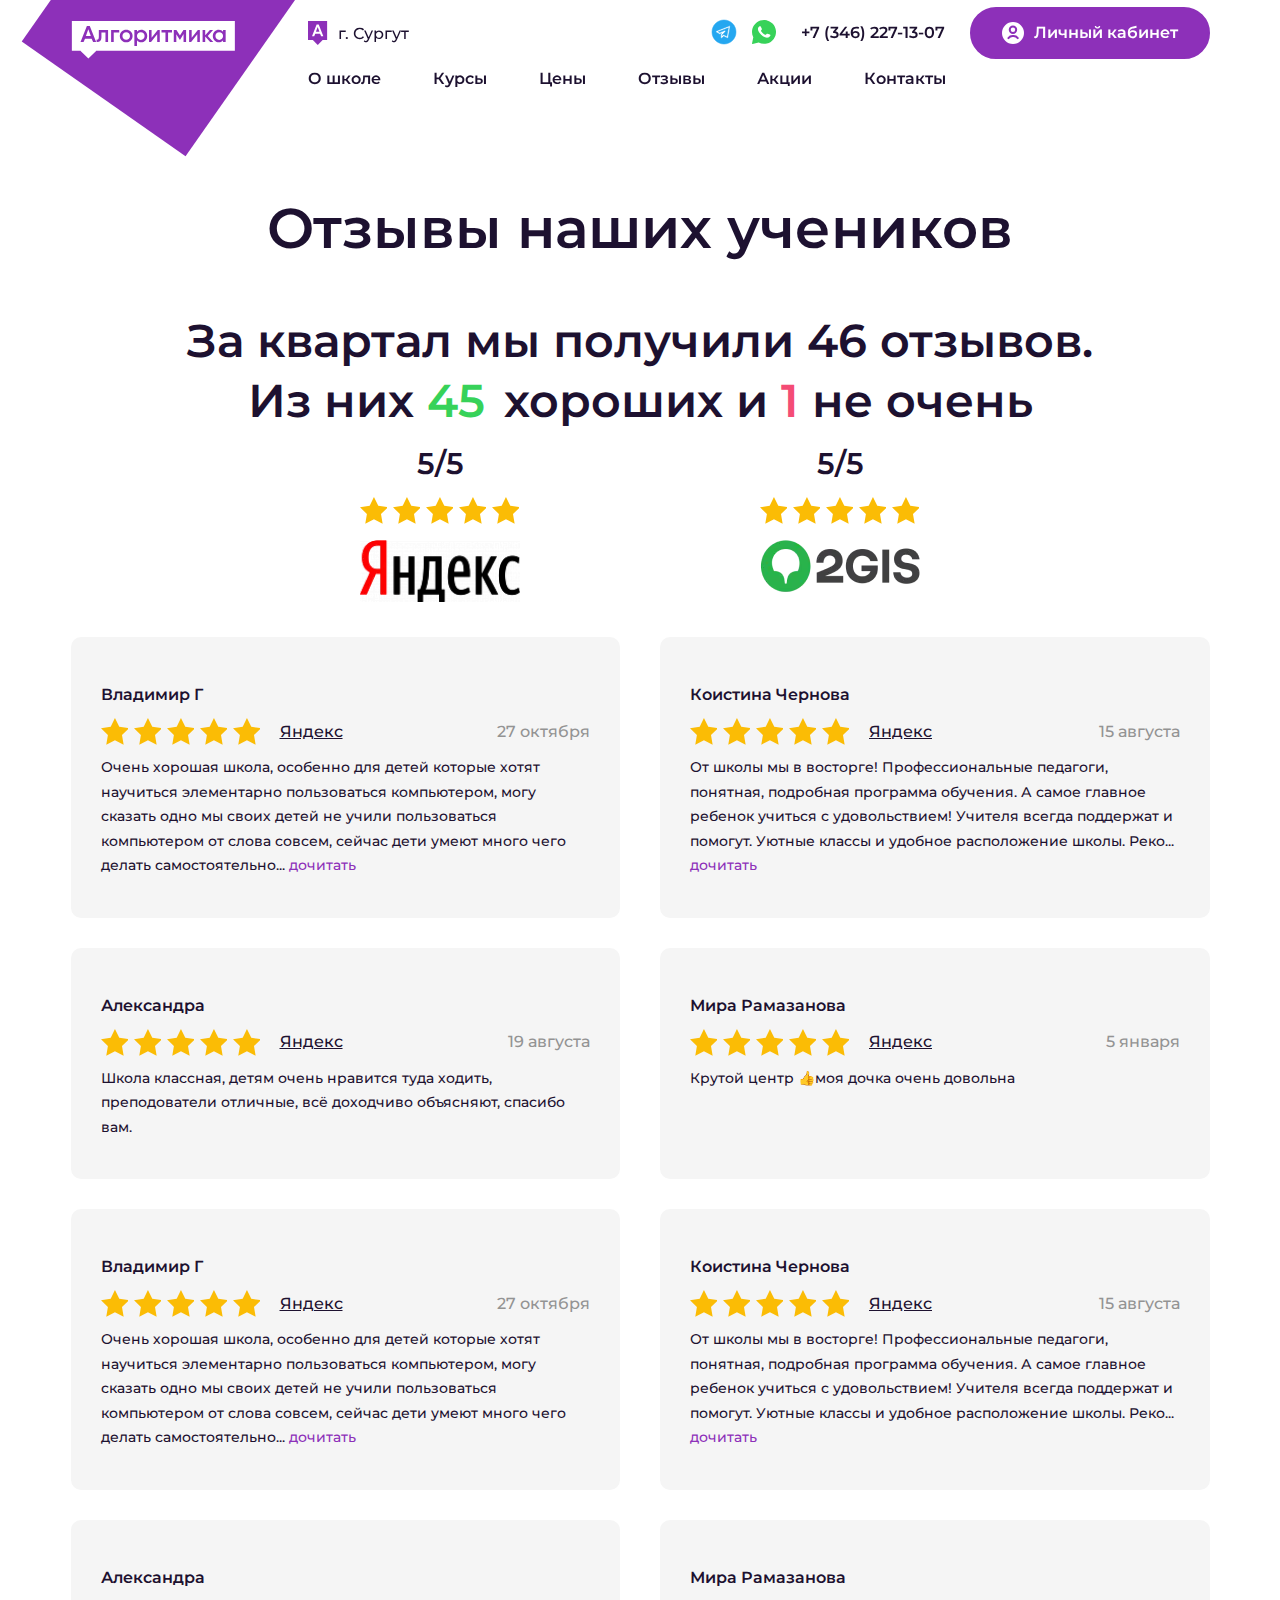
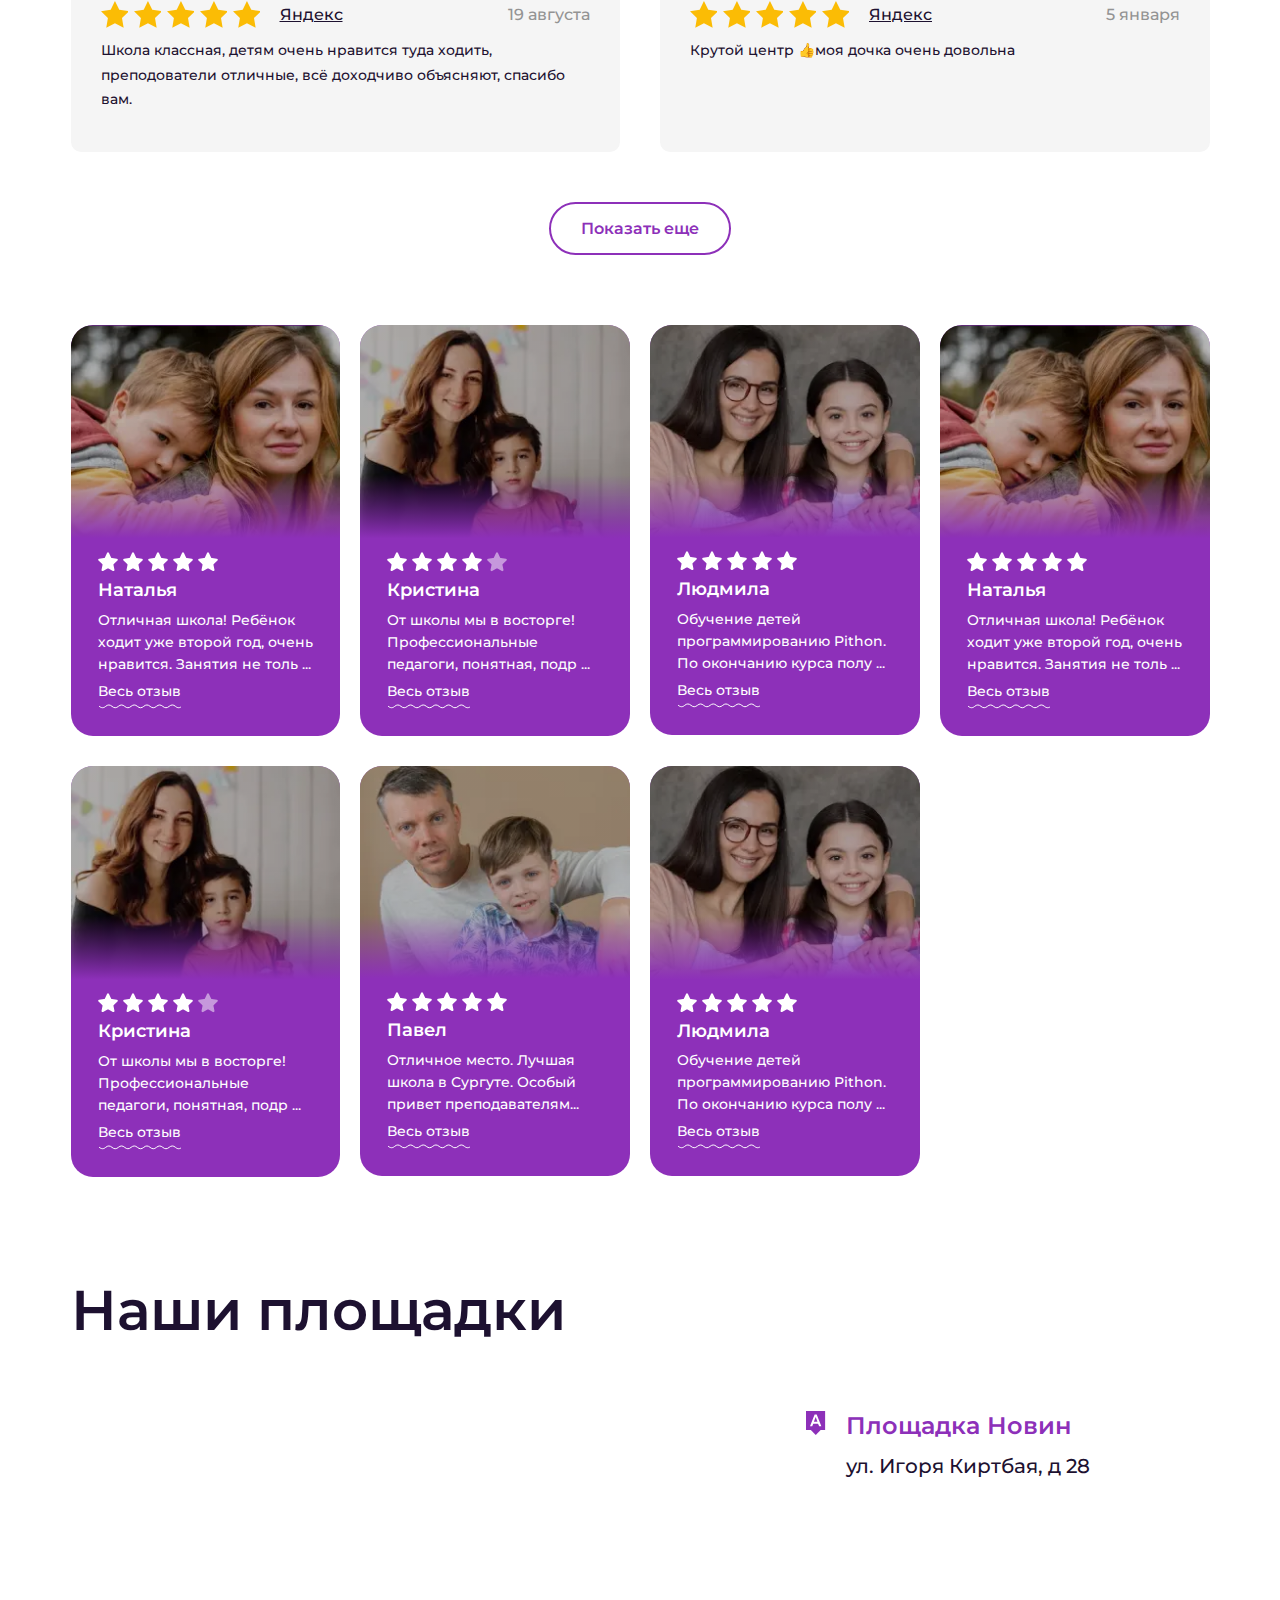
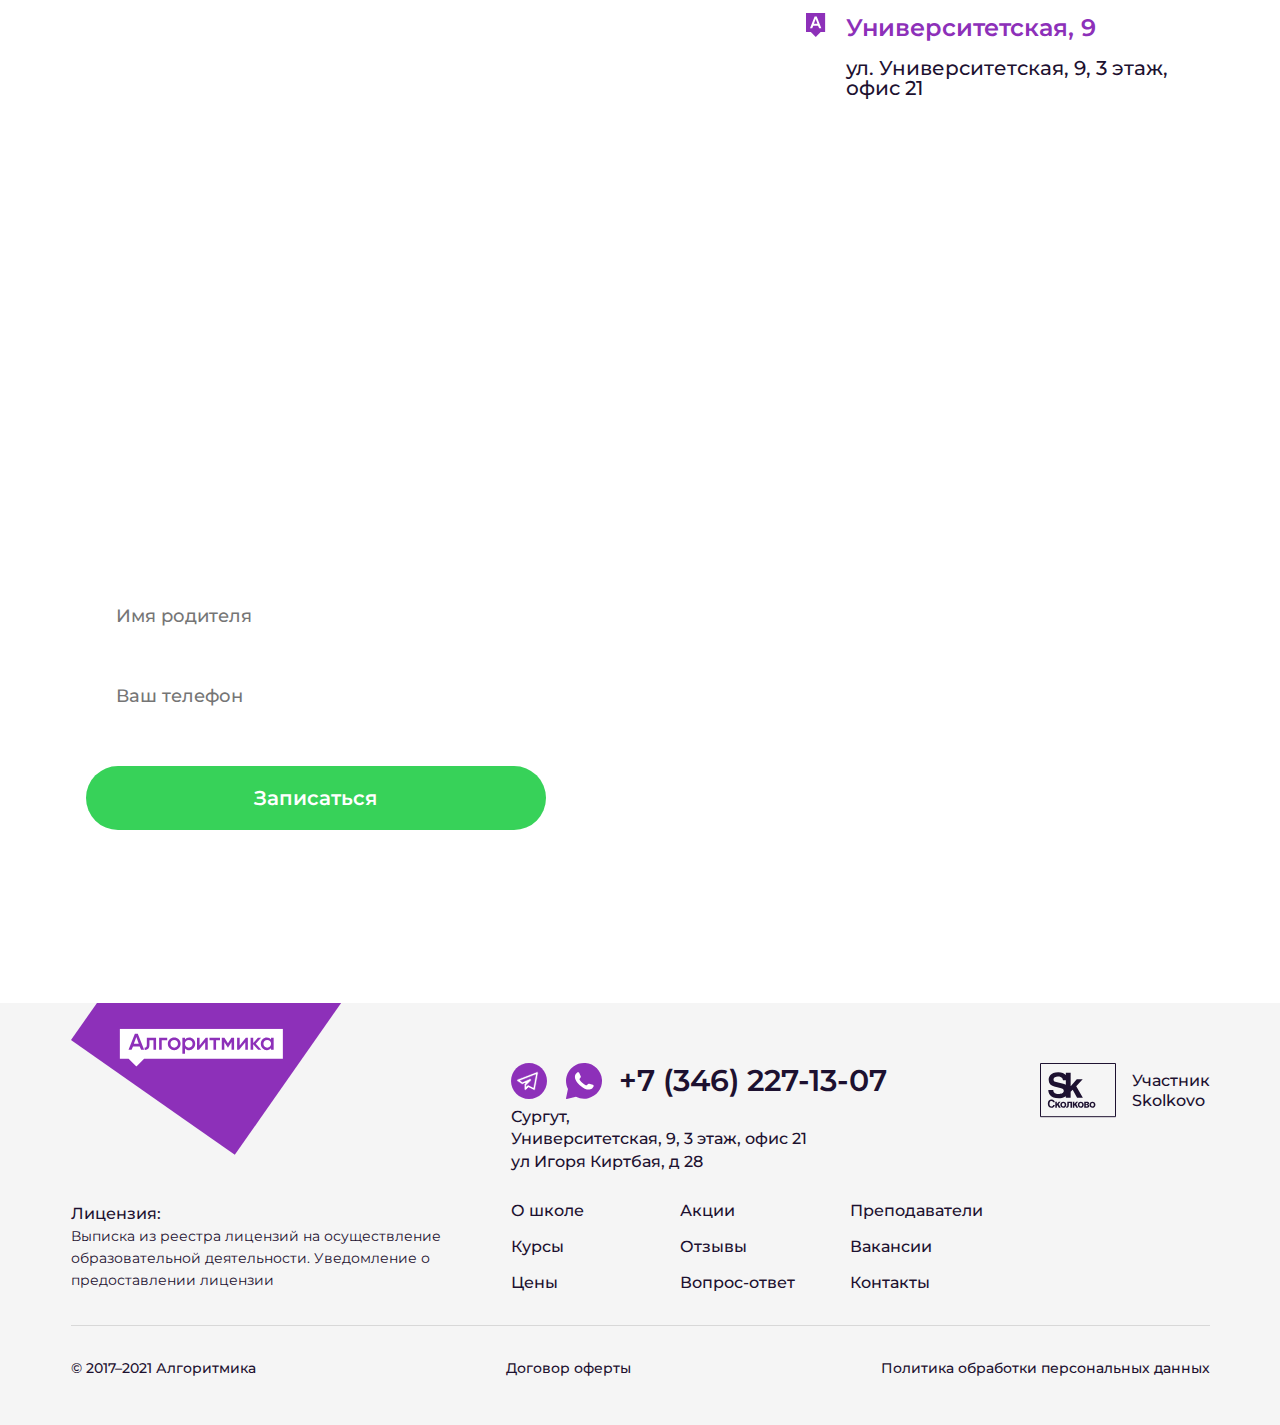
<file: reviews.html>
<!DOCTYPE html>
<html lang="ru">

<head>
	<title>Reviews</title>
	<meta charset="UTF-8">
	<meta name="format-detection" content="telephone=no">
	<link rel="stylesheet" href="css/style.min.css?_v=20250105103320">
	<meta name="viewport" content="width=device-width, initial-scale=1.0">
</head>

<body>
	<div class="wrapper">
		<header data-scroll="60" class="header">
			<div class="header__container">
				<a href="index.html" class="header__logo">
					<svg xmlns="http://www.w3.org/2000/svg" width="164" height="38" viewBox="0 0 164 38" fill="none">
						<path d="M17.3278 8.29312L19.7801 15.0376H14.8755L17.3278 8.29312Z" fill="white" />
						<path d="M55.2094 18.8289C54.1464 18.8289 53.2528 18.4667 52.528 17.7422C51.8035 17.0178 51.4409 16.1082 51.4409 15.0134C51.4409 13.9187 51.8035 13.0091 52.528 12.2846C53.2528 11.5602 54.1464 11.198 55.2094 11.198C56.2721 11.198 57.166 11.5602 57.8905 12.2846C58.6154 13.0091 58.9776 13.9187 58.9776 15.0134C58.9776 16.1082 58.6154 17.0178 57.8905 17.7422C57.166 18.4667 56.2721 18.8289 55.2094 18.8289Z" fill="white" />
						<path d="M67.0641 17.7905C67.7886 18.515 68.6987 18.8772 69.7937 18.8772C70.8887 18.8772 71.7987 18.515 72.5233 17.7905C73.2481 17.0499 73.6103 16.1243 73.6103 15.0134C73.6103 13.9026 73.2481 12.9849 72.5233 12.2605C71.7987 11.5199 70.8887 11.1497 69.7937 11.1497C68.6987 11.1497 67.7886 11.5199 67.0641 12.2605C66.3393 12.9849 65.9771 13.9026 65.9771 15.0134C65.9771 16.1243 66.3393 17.0499 67.0641 17.7905Z" fill="white" />
						<path d="M145.504 17.7905C146.228 18.515 147.138 18.8772 148.233 18.8772C149.328 18.8772 150.238 18.515 150.963 17.7905C151.687 17.0499 152.05 16.1243 152.05 15.0134C152.05 13.9026 151.687 12.9849 150.963 12.2605C150.238 11.5199 149.328 11.1497 148.233 11.1497C147.138 11.1497 146.228 11.5199 145.504 12.2605C144.779 12.9849 144.417 13.9026 144.417 15.0134C144.417 16.1243 144.779 17.0499 145.504 17.7905Z" fill="white" />
						<path fill-rule="evenodd" clip-rule="evenodd" d="M0.858398 0H163.858V29.8543H25.0628L25.1246 29.9159L17.3873 37.6199L9.61692 29.883L9.64571 29.8543H0.858398V0ZM20.6454 17.6456L22.1229 21.0506H25.1182L18.7701 5.00448H15.885L9.53785 21.0506H12.5573L14.0097 17.6456H20.6454ZM50.6922 19.5292C51.9319 20.7528 53.4376 21.3645 55.2093 21.3645C56.9968 21.3645 58.5025 20.7528 59.7264 19.5292C60.9664 18.3057 61.5864 16.8004 61.5864 15.0134C61.5864 13.2264 60.9664 11.7212 59.7264 10.4977C58.5025 9.27413 56.9968 8.66235 55.2093 8.66235C53.4376 8.66235 51.9319 9.27413 50.6922 10.4977C49.4522 11.7212 48.8322 13.2264 48.8322 15.0134C48.8322 16.8004 49.4522 18.3057 50.6922 19.5292ZM37.0797 8.9763V21.0506H34.4711V11.4877H30.4371V15.9794C30.4371 17.8952 30.0184 19.2556 29.181 20.0605C28.3436 20.8654 27.1519 21.1955 25.606 21.0506V18.6116C26.3468 18.7404 26.9023 18.5874 27.2727 18.1527C27.6431 17.7181 27.8283 16.9534 27.8283 15.8586V8.9763H37.0797ZM48.2118 8.9763V11.4877H42.7287V21.0506H40.1197V8.9763H48.2118ZM70.2044 8.66235C71.863 8.66235 73.28 9.28217 74.4558 10.5218C75.6312 11.7453 76.2192 13.2425 76.2192 15.0134C76.2192 16.8004 75.6312 18.3057 74.4558 19.5292C73.28 20.7528 71.863 21.3645 70.2044 21.3645C68.3684 21.3645 66.9593 20.6884 65.977 19.336V25.0224H63.3681V8.9763H65.977V10.715C66.9593 9.34655 68.3684 8.66235 70.2044 8.66235ZM88.7559 8.9763H86.7512L80.5669 16.6314V8.9763H78.0064V21.0506H80.0115L86.1954 13.3713V21.0506H88.7559V8.9763ZM101.01 8.9763V11.4877H97.0732V21.0506H94.4643V11.4877H90.5026V8.9763H101.01ZM112.558 21.0506H115.095V8.9763H112.438L108.935 14.5546L105.433 8.9763H102.776V21.0506H105.312V13.1298L108.766 18.6357H109.08L112.558 13.1057V21.0506ZM126.853 8.9763H128.858V21.0506H126.297V13.3713L120.114 21.0506H118.109V8.9763H120.669V16.6314L126.853 8.9763ZM139.157 21.0506H142.273L136.766 14.8927L142.08 8.9763H138.891L134.205 14.3131V8.9763H131.596V21.0506H134.205V15.4723L139.157 21.0506ZM152.05 8.9763H154.658V21.0506H152.05V19.3119C151.067 20.6803 149.658 21.3645 147.822 21.3645C146.164 21.3645 144.746 20.7528 143.571 19.5292C142.395 18.2896 141.807 16.7843 141.807 15.0134C141.807 13.2264 142.395 11.7212 143.571 10.4977C144.746 9.27413 146.164 8.66235 147.822 8.66235C149.658 8.66235 151.067 9.33851 152.05 10.6908V8.9763Z" fill="white" />
					</svg>
				</a>
				<a data-da=".header__wrapper,808,2" href="index.html" class="header__logo header__logo_mobile">
					<svg xmlns="http://www.w3.org/2000/svg" width="152" height="35" viewBox="0 0 152 35" fill="none">
						<path d="M15.3225 7.71555L17.604 13.9903H13.041L15.3225 7.71555Z" fill="#8D30B9" />
						<path d="M50.5666 17.5176C49.5776 17.5176 48.7463 17.1806 48.0719 16.5066C47.3979 15.8326 47.0605 14.9864 47.0605 13.9679C47.0605 12.9494 47.3979 12.1031 48.0719 11.4291C48.7463 10.7551 49.5776 10.4181 50.5666 10.4181C51.5553 10.4181 52.3869 10.7551 53.061 11.4291C53.7353 12.1031 54.0724 12.9494 54.0724 13.9679C54.0724 14.9864 53.7353 15.8326 53.061 16.5066C52.3869 17.1806 51.5553 17.5176 50.5666 17.5176Z" fill="#8D30B9" />
						<path d="M61.5953 16.5516C62.2694 17.2256 63.1161 17.5626 64.1348 17.5626C65.1536 17.5626 66.0002 17.2256 66.6743 16.5516C67.3486 15.8626 67.6857 15.0014 67.6857 13.9679C67.6857 12.9344 67.3486 12.0807 66.6743 11.4067C66.0002 10.7177 65.1536 10.3732 64.1348 10.3732C63.1161 10.3732 62.2694 10.7177 61.5953 11.4067C60.921 12.0807 60.584 12.9344 60.584 13.9679C60.584 15.0014 60.921 15.8626 61.5953 16.5516Z" fill="#8D30B9" />
						<path d="M134.572 16.5516C135.246 17.2256 136.093 17.5626 137.111 17.5626C138.13 17.5626 138.977 17.2256 139.651 16.5516C140.325 15.8626 140.662 15.0014 140.662 13.9679C140.662 12.9344 140.325 12.0807 139.651 11.4067C138.977 10.7177 138.13 10.3732 137.111 10.3732C136.093 10.3732 135.246 10.7177 134.572 11.4067C133.898 12.0807 133.561 12.9344 133.561 13.9679C133.561 15.0014 133.898 15.8626 134.572 16.5516Z" fill="#8D30B9" />
						<path fill-rule="evenodd" clip-rule="evenodd" d="M0 0H151.648V27.7752H22.5188L22.5763 27.8325L15.3778 35L8.14856 27.8019L8.17534 27.7752H0V0ZM18.409 16.4167L19.7836 19.5846H22.5703L16.6643 4.65596H13.9801L8.075 19.5846H10.8842L12.2354 16.4167H18.409ZM46.3633 18.1692C47.5166 19.3075 48.9175 19.8766 50.5658 19.8766C52.2288 19.8766 53.6296 19.3075 54.7683 18.1692C55.9219 17.0309 56.4988 15.6304 56.4988 13.9679C56.4988 12.3053 55.9219 10.9049 54.7683 9.76658C53.6296 8.62826 52.2288 8.05909 50.5658 8.05909C48.9175 8.05909 47.5166 8.62826 46.3633 9.76658C45.2096 10.9049 44.6328 12.3053 44.6328 13.9679C44.6328 15.6304 45.2096 17.0309 46.3633 18.1692ZM33.6988 8.35117V19.5846H31.2718V10.6877H27.5188V14.8665C27.5188 16.6489 27.1292 17.9146 26.3502 18.6634C25.5711 19.4123 24.4624 19.7194 23.0241 19.5846V17.3154C23.7133 17.4352 24.2302 17.293 24.5748 16.8885C24.9194 16.4842 25.0916 15.7727 25.0916 14.7542V8.35117H33.6988ZM44.0557 8.35117V10.6877H38.9543V19.5846H36.5271V8.35117H44.0557ZM64.5166 8.05909C66.0597 8.05909 67.378 8.63574 68.4719 9.78905C69.5655 10.9274 70.1125 12.3203 70.1125 13.9679C70.1125 15.6304 69.5655 17.0309 68.4719 18.1692C67.378 19.3075 66.0597 19.8766 64.5166 19.8766C62.8085 19.8766 61.4975 19.2476 60.5836 17.9894V23.2798H58.1564V8.35117H60.5836V9.96876C61.4975 8.69564 62.8085 8.05909 64.5166 8.05909ZM81.7761 8.35117H79.911L74.1574 15.4731V8.35117H71.7753V19.5846H73.6407L79.394 12.4401V19.5846H81.7761V8.35117ZM93.1773 8.35117V10.6877H89.5142V19.5846H87.087V10.6877H83.4012V8.35117H93.1773ZM103.921 19.5846H106.281V8.35117H103.809L100.55 13.541L97.2916 8.35117H94.8196V19.5846H97.1791V12.2155L100.393 17.3379H100.685L103.921 12.193V19.5846ZM117.22 8.35117H119.085V19.5846H116.703V12.4401L110.95 19.5846H109.085V8.35117H111.467V15.4731L117.22 8.35117ZM128.667 19.5846H131.566L126.442 13.8555L131.386 8.35117H128.42L124.06 13.3163V8.35117H121.633V19.5846H124.06V14.3947L128.667 19.5846ZM140.662 8.35117H143.089V19.5846H140.662V17.967C139.748 19.2401 138.437 19.8766 136.729 19.8766C135.186 19.8766 133.867 19.3075 132.774 18.1692C131.68 17.0159 131.133 15.6154 131.133 13.9679C131.133 12.3053 131.68 10.9049 132.774 9.76658C133.867 8.62826 135.186 8.05909 136.729 8.05909C138.437 8.05909 139.748 8.68816 140.662 9.94629V8.35117Z" fill="#8D30B9" />
					</svg>
				</a>
				<div class="header__wrapper">
					<div data-da=".menu__body,808,last" class="header__top top-header">
						<button data-goto-header data-goto-top="50" data-goto=".location__container" class="top-header__location">
							<svg xmlns="http://www.w3.org/2000/svg" width="20" height="24" viewBox="0 0 20 24" fill="none">
								<g clip-path="url(#clip0_104_7352)">
									<path d="M9.71572 14.1117L14.6407 19.0461L9.75405 23.9613L4.8291 19.0269L9.71572 14.1117Z" fill="#8D30B9" />
									<path d="M9.6772 5.89441L11.4594 10.8288H7.89502L9.6772 5.89441Z" fill="#8D30B9" />
									<path fill-rule="evenodd" clip-rule="evenodd" d="M19.3548 0H0V19.0656H19.3548V0ZM12.0728 12.7296L13.146 15.2256H15.3306L10.7122 3.4752H8.62344L4.02427 15.2256H6.20888L7.26286 12.7296H12.0728Z" fill="#8D30B9" />
								</g>
								<defs>
									<clipPath id="clip0_104_7352">
										<rect width="19.3548" height="24" fill="white" />
									</clipPath>
								</defs>
							</svg>
							<span>г. Сургут</span>
						</button>
						<p hidden class="top-header__address">
							Университетская, 9, 3 этаж, офис 21 ул Игоря Киртбая, д 28
						</p>
						<div class="top-header__actions">
							<div class="top-header__social social-top">
								<a href="#" class="social-top__link">
									<svg xmlns="http://www.w3.org/2000/svg" width="26" height="26" viewBox="0 0 26 26" fill="none">
										<path d="M13 25C19.617 25 25 19.617 25 13C25 6.383 19.617 1 13 1C6.383 1 1 6.383 1 13C1 19.617 6.383 25 13 25Z" fill="#25A7F0" />
										<path d="M13 2.5C7.21 2.5 2.5 7.21 2.5 13C2.5 18.79 7.21 23.5 13 23.5M13 25C19.617 25 25 19.617 25 13C25 6.383 19.617 1 13 1C6.383 1 1 6.383 1 13C1 19.617 6.383 25 13 25Z" stroke="#25A7F0" stroke-width="0.5" />
										<path d="M8.89597 15.155L10.464 14.474L10.024 14.915C9.88297 15.056 9.80397 15.247 9.80397 15.445V18.38C9.80397 19.052 10.616 19.378 11.084 18.91L12.658 17.336L16.088 19.051C16.532 19.273 17.069 19.01 17.161 18.514L19.118 7.75301C19.221 7.17401 18.651 6.70601 18.106 6.92001L5.38997 11.897C4.81997 12.119 4.74397 12.899 5.25997 13.228L8.19397 15.1C8.40397 15.234 8.66897 15.255 8.89597 15.155ZM17.402 8.80801L15.865 17.263L12.845 15.754C12.553 15.608 12.205 15.669 11.98 15.895L11.304 16.571V15.758L14.311 12.751C14.894 12.168 14.238 11.206 13.482 11.533L8.66497 13.623L7.31097 12.759L17.402 8.80801Z" fill="white" stroke="#25A7F0" stroke-width="0.5" />
									</svg>
								</a>
								<a href="#" class="social-top__link">
									<svg xmlns="http://www.w3.org/2000/svg" width="24" height="24" viewBox="0 0 24 24" fill="none">
										<path d="M20.5344 3.53001C18.5204 1.51199 15.8458 0.274407 12.993 0.0404876C10.1402 -0.193431 7.29701 0.591713 4.97634 2.2543C2.65567 3.91689 1.01025 6.34747 0.336877 9.10762C-0.336495 11.8678 0.00650907 14.7758 1.30402 17.3071L0.0303509 23.4417C0.0171352 23.5028 0.0167609 23.5659 0.0292516 23.6271C0.0417423 23.6883 0.0668289 23.7463 0.102943 23.7974C0.155847 23.8751 0.231365 23.9348 0.319412 23.9688C0.407458 24.0027 0.503842 24.0092 0.595692 23.9873L6.65606 22.5622C9.20046 23.8169 12.111 24.1353 14.8698 23.4608C17.6287 22.7863 20.0568 21.1627 21.7222 18.8788C23.3876 16.5949 24.1823 13.7989 23.9648 10.9884C23.7473 8.17779 22.5317 5.53491 20.5344 3.53001Z" fill="#37D259" />
										<path d="M18.3151 15.7708C17.8598 16.4823 17.1405 17.353 16.2364 17.5691C14.6525 17.9488 12.2218 17.5822 9.19709 14.7844L9.15969 14.7517C6.50016 12.3053 5.80944 10.2691 5.97662 8.6542C6.06901 7.73761 6.83893 6.90832 7.48786 6.3671C7.59046 6.28023 7.71212 6.21838 7.84311 6.1865C7.97411 6.15462 8.11081 6.15359 8.24228 6.18349C8.37375 6.2134 8.49634 6.2734 8.60026 6.35872C8.70417 6.44403 8.78652 6.55228 8.84072 6.67481L9.81962 8.85716C9.88323 8.99866 9.90681 9.15467 9.88782 9.30846C9.86883 9.46225 9.80799 9.60801 9.71183 9.73009L9.21688 10.3673C9.11068 10.4989 9.0466 10.659 9.03288 10.827C9.01916 10.995 9.05642 11.1633 9.13989 11.3101C9.41706 11.7924 10.0814 12.5017 10.8183 13.1586C11.6454 13.9006 12.5627 14.5793 13.1435 14.8106C13.2989 14.8736 13.4697 14.8889 13.634 14.8547C13.7983 14.8205 13.9485 14.7382 14.0652 14.6185L14.6393 14.0446C14.7501 13.9362 14.8879 13.8589 15.0386 13.8206C15.1893 13.7822 15.3476 13.7842 15.4972 13.8264L17.8224 14.4811C17.9507 14.5201 18.0682 14.5877 18.1661 14.6787C18.264 14.7697 18.3396 14.8818 18.3871 15.0062C18.4347 15.1307 18.4529 15.2643 18.4404 15.3968C18.428 15.5293 18.3851 15.6573 18.3151 15.7708Z" fill="white" />
									</svg>
								</a>
							</div>
							<ul class="top-header__callback-list callback-list">
								<li>
									<a href="tel:+73462271307" class="callback-list__link">+7 (346) 227-13-07</a>
								</li>
							</ul>
							<a data-da=".menu__body,808,2" href="#" class="top-header__account">
								<svg xmlns="http://www.w3.org/2000/svg" width="22" height="22" viewBox="0 0 22 22" fill="none">
									<path d="M1 11C1 16.5228 5.47716 21 11 21C16.5228 21 21 16.5228 21 11C21 5.47716 16.5228 1 11 1C5.47716 1 1 5.47716 1 11Z" fill="white" stroke="white" stroke-width="2" stroke-miterlimit="10" stroke-linecap="round" stroke-linejoin="round" />
									<path d="M15.7909 16.0847C14.7952 14.8691 13.2826 14.0932 11.5887 14.0932H10.5831C8.88921 14.0932 7.37658 14.8691 6.38086 16.0847" stroke="#8D30B9" stroke-width="2" stroke-miterlimit="10" stroke-linecap="round" stroke-linejoin="round" />
									<path d="M14.178 7.7373C14.178 9.51586 12.7362 10.9576 10.9576 10.9576C9.17908 10.9576 7.7373 9.51586 7.7373 7.7373C7.7373 5.95874 9.17908 4.51696 10.9576 4.51696C12.7362 4.51696 14.178 5.95874 14.178 7.7373Z" stroke="#8D30B9" stroke-width="2" stroke-miterlimit="10" stroke-linecap="round" stroke-linejoin="round" />
								</svg>
								<span>
									Личный кабинет
								</span>
							</a>
						</div>
					</div>
					<div class="header__menu menu">
						<div class="menu__wrapper">
							<button type="button" class="menu__icon icon-menu"><span></span></button>
						</div>
						<nav class="menu__body">
							<ul class="menu__list">
								<li class="menu__item"><a href="index.html#about-school" class="menu__link">О школе</a></li>
								<li class="menu__item"><a href="index.html#choose-course" class="menu__link">Курсы</a></li>
								<li class="menu__item"><a href="index.html#prices__body" class="menu__link">Цены</a></li>
								<li class="menu__item"><a data-goto-header data-goto-top="50" data-goto=".reviews__container" href="#" class="menu__link">Отзывы</a></li>
								<li class="menu__item"><a href="index.html#prices" class="menu__link">Акции</a></li>
								<li class="menu__item menu__item_mobile"><a href="index.html#faq" class="menu__link">Вопрос-ответ</a></li>
								<li class="menu__item menu__item_mobile"><a href="index.html#teachers" class="menu__link">Преподаватели</a></li>
								<li class="menu__item menu__item_mobile"><a href="#" class="menu__link">Вакансии</a></li>
								<li class="menu__item"><a data-goto-header data-goto-top="50" data-goto=".location__container" href="#" class="menu__link">Контакты</a></li>
							</ul>
						</nav>
					</div>
					<a href="#" hidden class="header__account-mobile">
						<svg xmlns="http://www.w3.org/2000/svg" width="22" height="22" viewBox="0 0 22 22" fill="none">
							<path d="M1 11C1 16.5228 5.47716 21 11 21C16.5228 21 21 16.5228 21 11C21 5.47716 16.5228 1 11 1C5.47716 1 1 5.47716 1 11Z" fill="white" stroke="white" stroke-width="2" stroke-miterlimit="10" stroke-linecap="round" stroke-linejoin="round" />
							<path d="M15.7909 16.0847C14.7952 14.8691 13.2826 14.0932 11.5887 14.0932H10.5831C8.88921 14.0932 7.37658 14.8691 6.38086 16.0847" stroke="#8D30B9" stroke-width="2" stroke-miterlimit="10" stroke-linecap="round" stroke-linejoin="round" />
							<path d="M14.178 7.7373C14.178 9.51586 12.7362 10.9576 10.9576 10.9576C9.17908 10.9576 7.7373 9.51586 7.7373 7.7373C7.7373 5.95874 9.17908 4.51696 10.9576 4.51696C12.7362 4.51696 14.178 5.95874 14.178 7.7373Z" stroke="#8D30B9" stroke-width="2" stroke-miterlimit="10" stroke-linecap="round" stroke-linejoin="round" />
						</svg>
					</a>
				</div>
			</div>
		</header>
		<main class="page page_reviews">
			<section class="reviews reviews_bg reviews_page">
				<div class="reviews__container">
					<h2 data-watch data-watch-once data-transform-to-top-long class="reviews__subtitle reviews__subtitle_page subtitle">Отзывы
						наших учеников</h2>
					<div class="reviews__block reviews__block_page block-reviews">
						<h3 data-watch data-watch-once data-transform-to-top-long class="block-reviews__label">
							За квартал мы получили 46 отзывов.
							Из них <span class="block-reviews__green">45</span>  хороших и <span class="block-reviews__red">1</span> не очень
						</h3>
						<div class="block-reviews__header-items">
							<div class="block-reviews__header-item">
								<span>5/5</span>
								<div class="block-reviews__rating">
									<img data-src="img/reviews/star-yellow.svg" alt="icon:star">
									<img data-src="img/reviews/star-yellow.svg" alt="icon:star">
									<img data-src="img/reviews/star-yellow.svg" alt="icon:star">
									<img data-src="img/reviews/star-yellow.svg" alt="icon:star">
									<img data-src="img/reviews/star-yellow.svg" alt="icon:star">
								</div>
								<div class="block-reviews__image block-reviews__image_yandex">
									<picture><source data-srcset="img/reviews/yandex.webp" srcset="[data-uri]" type="image/webp"><img src="[data-uri]"  data-src="img/reviews/yandex.png" alt="image: Yandex"></picture>
								</div>
							</div>
							<div class="block-reviews__header-item">
								<span>5/5</span>
								<div class="block-reviews__rating">
									<img data-src="img/reviews/star-yellow.svg" alt="icon:star">
									<img data-src="img/reviews/star-yellow.svg" alt="icon:star">
									<img data-src="img/reviews/star-yellow.svg" alt="icon:star">
									<img data-src="img/reviews/star-yellow.svg" alt="icon:star">
									<img data-src="img/reviews/star-yellow.svg" alt="icon:star">
								</div>
								<div class="block-reviews__image block-reviews__image_2gis">
									<picture><source data-srcset="img/reviews/2gis.webp" srcset="[data-uri]" type="image/webp"><img src="[data-uri]"  data-src="img/reviews/2gis.png" alt="image: 2GIS"></picture>
								</div>
							</div>
						</div>
						<div class="reviews__items reviews__items_color">
							<div class="reviews__item reviews__item_showmore item-reviews">
								<div class="item-reviews__header">
									<div class="item-reviews__name">Владимир Г</div>
									<div class="item-reviews__date item-reviews__date_mobile">27 октября</div>
								</div>
								<div class="item-reviews__wrapper">
									<div class="item-reviews__rating">
										<img data-src="img/reviews/star-yellow.svg" alt="icon:star">
										<img data-src="img/reviews/star-yellow.svg" alt="icon:star">
										<img data-src="img/reviews/star-yellow.svg" alt="icon:star">
										<img data-src="img/reviews/star-yellow.svg" alt="icon:star">
										<img data-src="img/reviews/star-yellow.svg" alt="icon:star">
									</div>
									<a href="#" class="item-reviews__from">Яндекс</a>
									<div class="item-reviews__date">27 октября</div>
								</div>
								<div class="item-reviews__readmore readmore readmore_from">
									<p>
										Очень хорошая школа, особенно для детей которые хотят научиться элементарно пользоваться
										компьютером, могу сказать
										одно
										мы своих детей не учили пользоваться компьютером от слова совсем, сейчас дети умеют много
										чего делать
										самостоятельно<span class="readmore__dots">...</span>
										<span class="readmore__text">
											Lorem ipsum dolor, sit amet consectetur adipisicing elit. Expedita illum, minus
											ad unde eaque nihil.
										</span>
										<span class="readmore__button readmore__button_reviews">дочитать</span>
									</p>
								</div>
							</div>
							<div class="reviews__item reviews__item_showmore item-reviews">
								<div class="item-reviews__header">
									<div class="item-reviews__name">Коистина Чернова</div>
									<div class="item-reviews__date item-reviews__date_mobile">27 октября</div>
								</div>
								<div class="item-reviews__wrapper">
									<div class="item-reviews__rating">
										<img data-src="img/reviews/star-yellow.svg" alt="icon:star">
										<img data-src="img/reviews/star-yellow.svg" alt="icon:star">
										<img data-src="img/reviews/star-yellow.svg" alt="icon:star">
										<img data-src="img/reviews/star-yellow.svg" alt="icon:star">
										<img data-src="img/reviews/star-yellow.svg" alt="icon:star">
									</div>
									<a href="#" class="item-reviews__from">Яндекс</a>
									<div class="item-reviews__date">15 августа</div>
								</div>
								<div class="item-reviews__readmore readmore readmore_from">
									<p>
										От школы мы в восторге! Профессиональные педагоги, понятная, подробная программа обучения.
										А самое главное ребенок
										учиться с удовольствием! Учителя всегда поддержат и помогут. Уютные классы и удобное
										расположение школы. Реко<span class="readmore__dots">...</span>
										<span class="readmore__text">
											Lorem ipsum dolor, sit amet consectetur adipisicing elit. Expedita illum, minus
											ad unde eaque nihil.
										</span>
										<span class="readmore__button readmore__button_reviews">дочитать</span>
									</p>
								</div>
							</div>
							<div class="reviews__item reviews__item_showmore item-reviews">
								<div class="item-reviews__header">
									<div class="item-reviews__name">Александра</div>
									<div class="item-reviews__date item-reviews__date_mobile">27 октября</div>
								</div>
								<div class="item-reviews__wrapper">
									<div class="item-reviews__rating">
										<img data-src="img/reviews/star-yellow.svg" alt="icon:star">
										<img data-src="img/reviews/star-yellow.svg" alt="icon:star">
										<img data-src="img/reviews/star-yellow.svg" alt="icon:star">
										<img data-src="img/reviews/star-yellow.svg" alt="icon:star">
										<img data-src="img/reviews/star-yellow.svg" alt="icon:star">
									</div>
									<a href="#" class="item-reviews__from">Яндекс</a>
									<div class="item-reviews__date">19 августа</div>
								</div>
								<div class="item-reviews__readmore readmore readmore_from">
									<p>
										Школа классная, детям очень нравится туда ходить, преподователи отличные, всё доходчиво
										объясняют, спасибо вам.
									</p>
								</div>
							</div>
							<div class="reviews__item reviews__item_showmore item-reviews">
								<div class="item-reviews__header">
									<div class="item-reviews__name">Мира Рамазанова</div>
									<div class="item-reviews__date item-reviews__date_mobile">27 октября</div>
								</div>
								<div class="item-reviews__wrapper">
									<div class="item-reviews__rating">
										<img data-src="img/reviews/star-yellow.svg" alt="icon:star">
										<img data-src="img/reviews/star-yellow.svg" alt="icon:star">
										<img data-src="img/reviews/star-yellow.svg" alt="icon:star">
										<img data-src="img/reviews/star-yellow.svg" alt="icon:star">
										<img data-src="img/reviews/star-yellow.svg" alt="icon:star">
									</div>
									<a href="#" class="item-reviews__from">Яндекс</a>
									<div class="item-reviews__date">5 января</div>
								</div>
								<div class="item-reviews__readmore readmore readmore_from">
									<p>
										Крутой центр 👍моя дочка очень довольна
									</p>
								</div>
							</div>
							<div class="reviews__item reviews__item_showmore item-reviews">
								<div class="item-reviews__header">
									<div class="item-reviews__name">Владимир Г</div>
									<div class="item-reviews__date item-reviews__date_mobile">27 октября</div>
								</div>
								<div class="item-reviews__wrapper">
									<div class="item-reviews__rating">
										<img data-src="img/reviews/star-yellow.svg" alt="icon:star">
										<img data-src="img/reviews/star-yellow.svg" alt="icon:star">
										<img data-src="img/reviews/star-yellow.svg" alt="icon:star">
										<img data-src="img/reviews/star-yellow.svg" alt="icon:star">
										<img data-src="img/reviews/star-yellow.svg" alt="icon:star">
									</div>
									<a href="#" class="item-reviews__from">Яндекс</a>
									<div class="item-reviews__date">27 октября</div>
								</div>
								<div class="item-reviews__readmore readmore readmore_from">
									<p>
										Очень хорошая школа, особенно для детей которые хотят научиться элементарно пользоваться
										компьютером, могу сказать
										одно
										мы своих детей не учили пользоваться компьютером от слова совсем, сейчас дети умеют много
										чего делать
										самостоятельно<span class="readmore__dots">...</span>
										<span class="readmore__text">
											Lorem ipsum dolor, sit amet consectetur adipisicing elit. Expedita illum, minus
											ad unde eaque nihil.
										</span>
										<span class="readmore__button readmore__button_reviews">дочитать</span>
									</p>
								</div>
							</div>
							<div class="reviews__item reviews__item_showmore item-reviews">
								<div class="item-reviews__header">
									<div class="item-reviews__name">Коистина Чернова</div>
									<div class="item-reviews__date item-reviews__date_mobile">27 октября</div>
								</div>
								<div class="item-reviews__wrapper">
									<div class="item-reviews__rating">
										<img data-src="img/reviews/star-yellow.svg" alt="icon:star">
										<img data-src="img/reviews/star-yellow.svg" alt="icon:star">
										<img data-src="img/reviews/star-yellow.svg" alt="icon:star">
										<img data-src="img/reviews/star-yellow.svg" alt="icon:star">
										<img data-src="img/reviews/star-yellow.svg" alt="icon:star">
									</div>
									<a href="#" class="item-reviews__from">Яндекс</a>
									<div class="item-reviews__date">15 августа</div>
								</div>
								<div class="item-reviews__readmore readmore readmore_from">
									<p>
										От школы мы в восторге! Профессиональные педагоги, понятная, подробная программа обучения.
										А самое главное ребенок
										учиться с удовольствием! Учителя всегда поддержат и помогут. Уютные классы и удобное
										расположение школы. Реко<span class="readmore__dots">...</span>
										<span class="readmore__text">
											Lorem ipsum dolor, sit amet consectetur adipisicing elit. Expedita illum, minus
											ad unde eaque nihil.
										</span>
										<span class="readmore__button readmore__button_reviews">дочитать</span>
									</p>
								</div>
							</div>
							<div class="reviews__item reviews__item_showmore item-reviews">
								<div class="item-reviews__header">
									<div class="item-reviews__name">Александра</div>
									<div class="item-reviews__date item-reviews__date_mobile">27 октября</div>
								</div>
								<div class="item-reviews__wrapper">
									<div class="item-reviews__rating">
										<img data-src="img/reviews/star-yellow.svg" alt="icon:star">
										<img data-src="img/reviews/star-yellow.svg" alt="icon:star">
										<img data-src="img/reviews/star-yellow.svg" alt="icon:star">
										<img data-src="img/reviews/star-yellow.svg" alt="icon:star">
										<img data-src="img/reviews/star-yellow.svg" alt="icon:star">
									</div>
									<a href="#" class="item-reviews__from">Яндекс</a>
									<div class="item-reviews__date">19 августа</div>
								</div>
								<div class="item-reviews__readmore readmore readmore_from">
									<p>
										Школа классная, детям очень нравится туда ходить, преподователи отличные, всё доходчиво
										объясняют, спасибо вам.
									</p>
								</div>
							</div>
							<div class="reviews__item reviews__item_showmore item-reviews">
								<div class="item-reviews__header">
									<div class="item-reviews__name">Мира Рамазанова</div>
									<div class="item-reviews__date item-reviews__date_mobile">27 октября</div>
								</div>
								<div class="item-reviews__wrapper">
									<div class="item-reviews__rating">
										<img data-src="img/reviews/star-yellow.svg" alt="icon:star">
										<img data-src="img/reviews/star-yellow.svg" alt="icon:star">
										<img data-src="img/reviews/star-yellow.svg" alt="icon:star">
										<img data-src="img/reviews/star-yellow.svg" alt="icon:star">
										<img data-src="img/reviews/star-yellow.svg" alt="icon:star">
									</div>
									<a href="#" class="item-reviews__from">Яндекс</a>
									<div class="item-reviews__date">5 января</div>
								</div>
								<div class="item-reviews__readmore readmore readmore_from">
									<p>
										Крутой центр 👍моя дочка очень довольна
									</p>
								</div>
							</div>
							<div class="reviews__item reviews__item_showmore item-reviews">
								<div class="item-reviews__header">
									<div class="item-reviews__name">Владимир Г</div>
									<div class="item-reviews__date item-reviews__date_mobile">27 октября</div>
								</div>
								<div class="item-reviews__wrapper">
									<div class="item-reviews__rating">
										<img data-src="img/reviews/star-yellow.svg" alt="icon:star">
										<img data-src="img/reviews/star-yellow.svg" alt="icon:star">
										<img data-src="img/reviews/star-yellow.svg" alt="icon:star">
										<img data-src="img/reviews/star-yellow.svg" alt="icon:star">
										<img data-src="img/reviews/star-yellow.svg" alt="icon:star">
									</div>
									<a href="#" class="item-reviews__from">Яндекс</a>
									<div class="item-reviews__date">27 октября</div>
								</div>
								<div class="item-reviews__readmore readmore readmore_from">
									<p>
										Очень хорошая школа, особенно для детей которые хотят научиться элементарно пользоваться
										компьютером, могу сказать
										одно
										мы своих детей не учили пользоваться компьютером от слова совсем, сейчас дети умеют много
										чего делать
										самостоятельно<span class="readmore__dots">...</span>
										<span class="readmore__text">
											Lorem ipsum dolor, sit amet consectetur adipisicing elit. Expedita illum, minus
											ad unde eaque nihil.
										</span>
										<span class="readmore__button readmore__button_reviews">дочитать</span>
									</p>
								</div>
							</div>
							<div class="reviews__item reviews__item_showmore item-reviews">
								<div class="item-reviews__header">
									<div class="item-reviews__name">Коистина Чернова</div>
									<div class="item-reviews__date item-reviews__date_mobile">27 октября</div>
								</div>
								<div class="item-reviews__wrapper">
									<div class="item-reviews__rating">
										<img data-src="img/reviews/star-yellow.svg" alt="icon:star">
										<img data-src="img/reviews/star-yellow.svg" alt="icon:star">
										<img data-src="img/reviews/star-yellow.svg" alt="icon:star">
										<img data-src="img/reviews/star-yellow.svg" alt="icon:star">
										<img data-src="img/reviews/star-yellow.svg" alt="icon:star">
									</div>
									<a href="#" class="item-reviews__from">Яндекс</a>
									<div class="item-reviews__date">15 августа</div>
								</div>
								<div class="item-reviews__readmore readmore readmore_from">
									<p>
										От школы мы в восторге! Профессиональные педагоги, понятная, подробная программа обучения.
										А самое главное ребенок
										учиться с удовольствием! Учителя всегда поддержат и помогут. Уютные классы и удобное
										расположение школы. Реко<span class="readmore__dots">...</span>
										<span class="readmore__text">
											Lorem ipsum dolor, sit amet consectetur adipisicing elit. Expedita illum, minus
											ad unde eaque nihil.
										</span>
										<span class="readmore__button readmore__button_reviews">дочитать</span>
									</p>
								</div>
							</div>
							<div class="reviews__item reviews__item_showmore item-reviews">
								<div class="item-reviews__header">
									<div class="item-reviews__name">Александра</div>
									<div class="item-reviews__date item-reviews__date_mobile">27 октября</div>
								</div>
								<div class="item-reviews__wrapper">
									<div class="item-reviews__rating">
										<img data-src="img/reviews/star-yellow.svg" alt="icon:star">
										<img data-src="img/reviews/star-yellow.svg" alt="icon:star">
										<img data-src="img/reviews/star-yellow.svg" alt="icon:star">
										<img data-src="img/reviews/star-yellow.svg" alt="icon:star">
										<img data-src="img/reviews/star-yellow.svg" alt="icon:star">
									</div>
									<a href="#" class="item-reviews__from">Яндекс</a>
									<div class="item-reviews__date">19 августа</div>
								</div>
								<div class="item-reviews__readmore readmore readmore_from">
									<p>
										Школа классная, детям очень нравится туда ходить, преподователи отличные, всё доходчиво
										объясняют, спасибо вам.
									</p>
								</div>
							</div>
							<div class="reviews__item reviews__item_showmore item-reviews">
								<div class="item-reviews__header">
									<div class="item-reviews__name">Мира Рамазанова</div>
									<div class="item-reviews__date item-reviews__date_mobile">27 октября</div>
								</div>
								<div class="item-reviews__wrapper">
									<div class="item-reviews__rating">
										<img data-src="img/reviews/star-yellow.svg" alt="icon:star">
										<img data-src="img/reviews/star-yellow.svg" alt="icon:star">
										<img data-src="img/reviews/star-yellow.svg" alt="icon:star">
										<img data-src="img/reviews/star-yellow.svg" alt="icon:star">
										<img data-src="img/reviews/star-yellow.svg" alt="icon:star">
									</div>
									<a href="#" class="item-reviews__from">Яндекс</a>
									<div class="item-reviews__date">5 января</div>
								</div>
								<div class="item-reviews__readmore readmore readmore_from">
									<p>
										Крутой центр 👍моя дочка очень довольна
									</p>
								</div>
							</div>
						</div>
						<div class="block-reviews__actions">
							<button type="button" class="block-reviews__button block-reviews__button_showmore">
								Показать еще
							</button>
						</div>
					</div>
					<div class="reviews__cards ">
						<div class="slide-reviews__card">
							<div class="slide-reviews__image">
								<picture><source data-srcset="img/reviews/01.webp" srcset="[data-uri]" type="image/webp"><img src="[data-uri]"  data-src="img/reviews/01.png" alt="image"></picture>
							</div>
							<div class="slide-reviews__content">
								<div class="slide-reviews__stars">
									<img data-src="img/reviews/star.svg" alt="image">
									<img data-src="img/reviews/star.svg" alt="image">
									<img data-src="img/reviews/star.svg" alt="image">
									<img data-src="img/reviews/star.svg" alt="image">
									<img data-src="img/reviews/star.svg" alt="image">
								</div>
								<div class="slide-reviews__name">Наталья</div>
								<div class="slide-reviews__readmore readmore">
									<p>
										Отличная школа! Ребёнок ходит уже второй год, очень
										нравится. Занятия не толь <span class="readmore__dots">...</span>
										<span class="readmore__text">
											Lorem ipsum dolor, sit amet consectetur adipisicing elit. Expedita illum, minus
											ad unde eaque nihil.
										</span>
									</p>
									<span class="readmore__button">Весь отзыв</span>
								</div>
							</div>
						</div>
						<div class="slide-reviews__card">
							<div class="slide-reviews__image">
								<picture><source data-srcset="img/reviews/02.webp" srcset="[data-uri]" type="image/webp"><img src="[data-uri]"  data-src="img/reviews/02.png" alt="image"></picture>
							</div>
							<div class="slide-reviews__content">
								<div class="slide-reviews__stars">
									<img data-src="img/reviews/star.svg" alt="image">
									<img data-src="img/reviews/star.svg" alt="image">
									<img data-src="img/reviews/star.svg" alt="image">
									<img data-src="img/reviews/star.svg" alt="image">
									<img data-src="img/reviews/empty-star.svg" alt="image">
								</div>
								<div class="slide-reviews__name">Кристина</div>
								<div class="slide-reviews__readmore readmore">
									<p>
										От школы мы в восторге! Профессиональные педагоги, понятная, подр <span class="readmore__dots">...</span>
										<span class="readmore__text">
											Lorem ipsum dolor, sit amet consectetur adipisicing elit. Expedita illum, minus
											ad unde eaque nihil.
										</span>
									</p>
									<span class="readmore__button">Весь отзыв</span>
								</div>
							</div>
						</div>
						<div class="slide-reviews__card">
							<div class="slide-reviews__image">
								<picture><source data-srcset="img/reviews/03.webp" srcset="[data-uri]" type="image/webp"><img src="[data-uri]"  data-src="img/reviews/03.png" alt="image"></picture>
							</div>
							<div class="slide-reviews__content">
								<div class="slide-reviews__stars">
									<img data-src="img/reviews/star.svg" alt="image">
									<img data-src="img/reviews/star.svg" alt="image">
									<img data-src="img/reviews/star.svg" alt="image">
									<img data-src="img/reviews/star.svg" alt="image">
									<img data-src="img/reviews/star.svg" alt="image">
								</div>
								<div class="slide-reviews__name">Людмила</div>
								<div class="slide-reviews__readmore readmore">
									<p>
										Обучение детей программированию Pithon. По окончанию курса полу <span class="readmore__dots">...</span>
										<span class="readmore__text">
											Lorem ipsum dolor, sit amet consectetur adipisicing elit. Expedita illum, minus
											ad unde eaque nihil.
										</span>
									</p>
									<span class="readmore__button">Весь отзыв</span>
								</div>
							</div>
						</div>
						<div class="slide-reviews__card">
							<div class="slide-reviews__image">
								<picture><source data-srcset="img/reviews/01.webp" srcset="[data-uri]" type="image/webp"><img src="[data-uri]"  data-src="img/reviews/01.png" alt="image"></picture>
							</div>
							<div class="slide-reviews__content">
								<div class="slide-reviews__stars">
									<img data-src="img/reviews/star.svg" alt="image">
									<img data-src="img/reviews/star.svg" alt="image">
									<img data-src="img/reviews/star.svg" alt="image">
									<img data-src="img/reviews/star.svg" alt="image">
									<img data-src="img/reviews/star.svg" alt="image">
								</div>
								<div class="slide-reviews__name">Наталья</div>
								<div class="slide-reviews__readmore readmore">
									<p>
										Отличная школа! Ребёнок ходит уже второй год, очень
										нравится. Занятия не толь <span class="readmore__dots">...</span>
										<span class="readmore__text">
											Lorem ipsum dolor, sit amet consectetur adipisicing elit. Expedita illum, minus
											ad unde eaque nihil.
										</span>
									</p>
									<span class="readmore__button">Весь отзыв</span>
								</div>
							</div>
						</div>
						<div class="slide-reviews__card">
							<div class="slide-reviews__image">
								<picture><source data-srcset="img/reviews/02.webp" srcset="[data-uri]" type="image/webp"><img src="[data-uri]"  data-src="img/reviews/02.png" alt="image"></picture>
							</div>
							<div class="slide-reviews__content">
								<div class="slide-reviews__stars">
									<img data-src="img/reviews/star.svg" alt="image">
									<img data-src="img/reviews/star.svg" alt="image">
									<img data-src="img/reviews/star.svg" alt="image">
									<img data-src="img/reviews/star.svg" alt="image">
									<img data-src="img/reviews/empty-star.svg" alt="image">
								</div>
								<div class="slide-reviews__name">Кристина</div>
								<div class="slide-reviews__readmore readmore">
									<p>
										От школы мы в восторге! Профессиональные педагоги, понятная, подр <span class="readmore__dots">...</span>
										<span class="readmore__text">
											Lorem ipsum dolor, sit amet consectetur adipisicing elit. Expedita illum, minus
											ad unde eaque nihil.
										</span>
									</p>
									<span class="readmore__button">Весь отзыв</span>
								</div>
							</div>
						</div>
						<div class="slide-reviews__card">
							<div class="slide-reviews__image">
								<picture><source data-srcset="img/reviews/05.webp" srcset="[data-uri]" type="image/webp"><img src="[data-uri]"  data-src="img/reviews/05.png" alt="image"></picture>
							</div>
							<div class="slide-reviews__content">
								<div class="slide-reviews__stars">
									<img data-src="img/reviews/star.svg" alt="image">
									<img data-src="img/reviews/star.svg" alt="image">
									<img data-src="img/reviews/star.svg" alt="image">
									<img data-src="img/reviews/star.svg" alt="image">
									<img data-src="img/reviews/star.svg" alt="image">
								</div>
								<div class="slide-reviews__name">Павел</div>
								<div class="slide-reviews__readmore readmore">
									<p>
										Отличное место. Лучшая школа в Сургуте. Особый привет преподавателям<span class="readmore__dots">...</span>
										<span class="readmore__text">
											Lorem ipsum dolor, sit amet consectetur adipisicing elit. Expedita illum, minus
											ad unde eaque nihil.
										</span>
									</p>
									<span class="readmore__button">Весь отзыв</span>
								</div>
							</div>
						</div>
						<div class="slide-reviews__card">
							<div class="slide-reviews__image">
								<picture><source data-srcset="img/reviews/03.webp" srcset="[data-uri]" type="image/webp"><img src="[data-uri]"  data-src="img/reviews/03.png" alt="image"></picture>
							</div>
							<div class="slide-reviews__content">
								<div class="slide-reviews__stars">
									<img data-src="img/reviews/star.svg" alt="image">
									<img data-src="img/reviews/star.svg" alt="image">
									<img data-src="img/reviews/star.svg" alt="image">
									<img data-src="img/reviews/star.svg" alt="image">
									<img data-src="img/reviews/star.svg" alt="image">
								</div>
								<div class="slide-reviews__name">Людмила</div>
								<div class="slide-reviews__readmore readmore">
									<p>
										Обучение детей программированию Pithon. По окончанию курса полу <span class="readmore__dots">...</span>
										<span class="readmore__text">
											Lorem ipsum dolor, sit amet consectetur adipisicing elit. Expedita illum, minus
											ad unde eaque nihil.
										</span>
									</p>
									<span class="readmore__button">Весь отзыв</span>
								</div>
							</div>
						</div>
					</div>
				</div>
			</section>
			<section class="location location_bg">
				<div class="location__container">
					<h2 data-watch data-watch-once data-transform-to-top-long class="location__subtitle subtitle">Наши
						площадки</h2>
					<div class="location__items">
						<div class="location__map">
							<iframe title="map" loading="lazy" src="https://yandex.ru/map-widget/v1/?um=constructor%3A0bd0b22c014d8ffc2d2117b9d9abc317740c2bca093842ef979f2625b3e6dd57&amp;source=constructor" width="100%" height="400" frameborder="0"></iframe>
						</div>
						<div class="location__info">
							<div class="location__address">
								<div class="location__content">
									<div class="location__label">Площадка Новин</div>
									<div class="location__name">ул. Игоря Киртбая, д 28</div>
								</div>
							</div>
							<div class="location__address">
								<div class="location__content">
									<div class="location__label">Университетская, 9</div>
									<div class="location__name">ул. Университетская, 9, 3 этаж, офис 21</div>
								</div>
							</div>
						</div>
					</div>
				</div>
			</section>
			<section class="signup">
				<div class="signup__container">
					<div class="signup__body">
						<h2 data-watch data-watch-once data-transform-to-top-long class="signup__subtitle subtitle subtitle_white">Поможем с выбором курса онлайн</h2>
						<form action="#" class="signup__form">
							<div class="signup__inputs">
								<div class="signup__line" class="signup__line">
									<input class="signup__input" autocomplete="off" type="text" name="form[]" data-error="Ошибка" placeholder="Имя родителя" class="input">
								</div>
								<div class="signup__line">
									<input class="signup__input" autocomplete="off" type="tel" name="form[]" data-error="Ошибка" placeholder="Ваш телефон" class="input">
								</div>
							</div>
							<button type="submit" class="signup__button">Записаться</button>
							<p class="signup__policy">
								Нажимая на кнопку вы соглашаетесь c <a class="signup__link" href="#">положением о защите
									персональных данных</a>
							</p>
						</form>
					</div>
					<div class="signup__image">
						<picture><source srcset="img/signup/mobile.webp" type="image/webp"><img src="img/signup/mobile.png" alt="image"></picture>
					</div>
				</div>
			</section>
		</main>
		<footer class="footer">
			<div class="footer__container">
				<div class="footer__items">
					<div class="footer__start-column start-column">
						<div class="start-column__header">
							<a aria-label="logo" href="index.html" class="footer__logo">
								<svg xmlns="http://www.w3.org/2000/svg" width="164" height="38" viewBox="0 0 164 38" fill="none">
									<path d="M17.3278 8.29312L19.7801 15.0376H14.8755L17.3278 8.29312Z" fill="white" />
									<path d="M55.2094 18.8289C54.1464 18.8289 53.2528 18.4667 52.528 17.7422C51.8035 17.0178 51.4409 16.1082 51.4409 15.0134C51.4409 13.9187 51.8035 13.0091 52.528 12.2846C53.2528 11.5602 54.1464 11.198 55.2094 11.198C56.2721 11.198 57.166 11.5602 57.8905 12.2846C58.6154 13.0091 58.9776 13.9187 58.9776 15.0134C58.9776 16.1082 58.6154 17.0178 57.8905 17.7422C57.166 18.4667 56.2721 18.8289 55.2094 18.8289Z" fill="white" />
									<path d="M67.0641 17.7905C67.7886 18.515 68.6987 18.8772 69.7937 18.8772C70.8887 18.8772 71.7987 18.515 72.5233 17.7905C73.2481 17.0499 73.6103 16.1243 73.6103 15.0134C73.6103 13.9026 73.2481 12.9849 72.5233 12.2605C71.7987 11.5199 70.8887 11.1497 69.7937 11.1497C68.6987 11.1497 67.7886 11.5199 67.0641 12.2605C66.3393 12.9849 65.9771 13.9026 65.9771 15.0134C65.9771 16.1243 66.3393 17.0499 67.0641 17.7905Z" fill="white" />
									<path d="M145.504 17.7905C146.228 18.515 147.138 18.8772 148.233 18.8772C149.328 18.8772 150.238 18.515 150.963 17.7905C151.687 17.0499 152.05 16.1243 152.05 15.0134C152.05 13.9026 151.687 12.9849 150.963 12.2605C150.238 11.5199 149.328 11.1497 148.233 11.1497C147.138 11.1497 146.228 11.5199 145.504 12.2605C144.779 12.9849 144.417 13.9026 144.417 15.0134C144.417 16.1243 144.779 17.0499 145.504 17.7905Z" fill="white" />
									<path fill-rule="evenodd" clip-rule="evenodd" d="M0.858398 0H163.858V29.8543H25.0628L25.1246 29.9159L17.3873 37.6199L9.61692 29.883L9.64571 29.8543H0.858398V0ZM20.6454 17.6456L22.1229 21.0506H25.1182L18.7701 5.00448H15.885L9.53785 21.0506H12.5573L14.0097 17.6456H20.6454ZM50.6922 19.5292C51.9319 20.7528 53.4376 21.3645 55.2093 21.3645C56.9968 21.3645 58.5025 20.7528 59.7264 19.5292C60.9664 18.3057 61.5864 16.8004 61.5864 15.0134C61.5864 13.2264 60.9664 11.7212 59.7264 10.4977C58.5025 9.27413 56.9968 8.66235 55.2093 8.66235C53.4376 8.66235 51.9319 9.27413 50.6922 10.4977C49.4522 11.7212 48.8322 13.2264 48.8322 15.0134C48.8322 16.8004 49.4522 18.3057 50.6922 19.5292ZM37.0797 8.9763V21.0506H34.4711V11.4877H30.4371V15.9794C30.4371 17.8952 30.0184 19.2556 29.181 20.0605C28.3436 20.8654 27.1519 21.1955 25.606 21.0506V18.6116C26.3468 18.7404 26.9023 18.5874 27.2727 18.1527C27.6431 17.7181 27.8283 16.9534 27.8283 15.8586V8.9763H37.0797ZM48.2118 8.9763V11.4877H42.7287V21.0506H40.1197V8.9763H48.2118ZM70.2044 8.66235C71.863 8.66235 73.28 9.28217 74.4558 10.5218C75.6312 11.7453 76.2192 13.2425 76.2192 15.0134C76.2192 16.8004 75.6312 18.3057 74.4558 19.5292C73.28 20.7528 71.863 21.3645 70.2044 21.3645C68.3684 21.3645 66.9593 20.6884 65.977 19.336V25.0224H63.3681V8.9763H65.977V10.715C66.9593 9.34655 68.3684 8.66235 70.2044 8.66235ZM88.7559 8.9763H86.7512L80.5669 16.6314V8.9763H78.0064V21.0506H80.0115L86.1954 13.3713V21.0506H88.7559V8.9763ZM101.01 8.9763V11.4877H97.0732V21.0506H94.4643V11.4877H90.5026V8.9763H101.01ZM112.558 21.0506H115.095V8.9763H112.438L108.935 14.5546L105.433 8.9763H102.776V21.0506H105.312V13.1298L108.766 18.6357H109.08L112.558 13.1057V21.0506ZM126.853 8.9763H128.858V21.0506H126.297V13.3713L120.114 21.0506H118.109V8.9763H120.669V16.6314L126.853 8.9763ZM139.157 21.0506H142.273L136.766 14.8927L142.08 8.9763H138.891L134.205 14.3131V8.9763H131.596V21.0506H134.205V15.4723L139.157 21.0506ZM152.05 8.9763H154.658V21.0506H152.05V19.3119C151.067 20.6803 149.658 21.3645 147.822 21.3645C146.164 21.3645 144.746 20.7528 143.571 19.5292C142.395 18.2896 141.807 16.7843 141.807 15.0134C141.807 13.2264 142.395 11.7212 143.571 10.4977C144.746 9.27413 146.164 8.66235 147.822 8.66235C149.658 8.66235 151.067 9.33851 152.05 10.6908V8.9763Z" fill="white" />
								</svg>
							</a>
							<a aria-label="logo" href="index.html" class="footer__logo footer__logo_mobile">
								<svg xmlns="http://www.w3.org/2000/svg" width="152" height="35" viewBox="0 0 152 35" fill="none">
									<path d="M15.3225 7.71555L17.604 13.9903H13.041L15.3225 7.71555Z" fill="#8D30B9" />
									<path d="M50.5666 17.5176C49.5776 17.5176 48.7463 17.1806 48.0719 16.5066C47.3979 15.8326 47.0605 14.9864 47.0605 13.9679C47.0605 12.9494 47.3979 12.1031 48.0719 11.4291C48.7463 10.7551 49.5776 10.4181 50.5666 10.4181C51.5553 10.4181 52.3869 10.7551 53.061 11.4291C53.7353 12.1031 54.0724 12.9494 54.0724 13.9679C54.0724 14.9864 53.7353 15.8326 53.061 16.5066C52.3869 17.1806 51.5553 17.5176 50.5666 17.5176Z" fill="#8D30B9" />
									<path d="M61.5953 16.5516C62.2694 17.2256 63.1161 17.5626 64.1348 17.5626C65.1536 17.5626 66.0002 17.2256 66.6743 16.5516C67.3486 15.8626 67.6857 15.0014 67.6857 13.9679C67.6857 12.9344 67.3486 12.0807 66.6743 11.4067C66.0002 10.7177 65.1536 10.3732 64.1348 10.3732C63.1161 10.3732 62.2694 10.7177 61.5953 11.4067C60.921 12.0807 60.584 12.9344 60.584 13.9679C60.584 15.0014 60.921 15.8626 61.5953 16.5516Z" fill="#8D30B9" />
									<path d="M134.572 16.5516C135.246 17.2256 136.093 17.5626 137.111 17.5626C138.13 17.5626 138.977 17.2256 139.651 16.5516C140.325 15.8626 140.662 15.0014 140.662 13.9679C140.662 12.9344 140.325 12.0807 139.651 11.4067C138.977 10.7177 138.13 10.3732 137.111 10.3732C136.093 10.3732 135.246 10.7177 134.572 11.4067C133.898 12.0807 133.561 12.9344 133.561 13.9679C133.561 15.0014 133.898 15.8626 134.572 16.5516Z" fill="#8D30B9" />
									<path fill-rule="evenodd" clip-rule="evenodd" d="M0 0H151.648V27.7752H22.5188L22.5763 27.8325L15.3778 35L8.14856 27.8019L8.17534 27.7752H0V0ZM18.409 16.4168L19.7836 19.5846H22.5703L16.6643 4.65596H13.9801L8.075 19.5846H10.8842L12.2354 16.4168H18.409ZM46.3633 18.1692C47.5166 19.3075 48.9175 19.8766 50.5658 19.8766C52.2288 19.8766 53.6296 19.3075 54.7683 18.1692C55.9219 17.0309 56.4988 15.6304 56.4988 13.9679C56.4988 12.3053 55.9219 10.9049 54.7683 9.76658C53.6296 8.62826 52.2288 8.05909 50.5658 8.05909C48.9175 8.05909 47.5166 8.62826 46.3633 9.76658C45.2096 10.9049 44.6328 12.3053 44.6328 13.9679C44.6328 15.6304 45.2096 17.0309 46.3633 18.1692ZM33.6988 8.35117V19.5846H31.2718V10.6877H27.5188V14.8665C27.5188 16.6489 27.1292 17.9146 26.3502 18.6634C25.5711 19.4123 24.4624 19.7194 23.0241 19.5846V17.3154C23.7133 17.4352 24.2302 17.293 24.5748 16.8885C24.9194 16.4842 25.0916 15.7727 25.0916 14.7542V8.35117H33.6988ZM44.0557 8.35117V10.6877H38.9543V19.5846H36.5271V8.35117H44.0557ZM64.5166 8.05909C66.0597 8.05909 67.378 8.63574 68.4719 9.78905C69.5655 10.9274 70.1125 12.3203 70.1125 13.9679C70.1125 15.6304 69.5655 17.0309 68.4719 18.1692C67.378 19.3075 66.0597 19.8766 64.5166 19.8766C62.8085 19.8766 61.4975 19.2476 60.5836 17.9894V23.2798H58.1564V8.35117H60.5836V9.96876C61.4975 8.69564 62.8085 8.05909 64.5166 8.05909ZM81.7761 8.35117H79.911L74.1574 15.4731V8.35117H71.7753V19.5846H73.6407L79.394 12.4401V19.5846H81.7761V8.35117ZM93.1773 8.35117V10.6877H89.5142V19.5846H87.0869V10.6877H83.4012V8.35117H93.1773ZM103.921 19.5846H106.281V8.35117H103.809L100.55 13.541L97.2916 8.35117H94.8196V19.5846H97.1791V12.2155L100.393 17.3379H100.685L103.921 12.193V19.5846ZM117.22 8.35117H119.085V19.5846H116.703V12.4401L110.95 19.5846H109.085V8.35117H111.467V15.4731L117.22 8.35117ZM128.667 19.5846H131.566L126.442 13.8555L131.386 8.35117H128.42L124.06 13.3163V8.35117H121.633V19.5846H124.06V14.3947L128.667 19.5846ZM140.662 8.35117H143.089V19.5846H140.662V17.967C139.748 19.2401 138.437 19.8766 136.729 19.8766C135.186 19.8766 133.867 19.3075 132.774 18.1692C131.68 17.0159 131.133 15.6154 131.133 13.9679C131.133 12.3053 131.68 10.9049 132.774 9.76658C133.867 8.62826 135.186 8.05909 136.729 8.05909C138.437 8.05909 139.748 8.68816 140.662 9.94629V8.35117Z" fill="#8D30B9" />
								</svg>
							</a>
						</div>
						<div data-da=".footer__bottom,768,1" class="start-column__info">
							<div class="start-column__label">Лицензия:</div>
							<p>
								Выписка из реестра лицензий на осуществление образовательной деятельности.
								Уведомление о предоставлении лицензии
							</p>
						</div>
					</div>
					<div class="footer__center-column center-column">
						<div data-da=".start-column__header,1020,2" class="center-column__contact">
							<div class="center-column__social">
								<a aria-label="telegram" href="#">
									<img src="img/social/telegram-purple.svg" alt="icon: telegram">
								</a>
								<a aria-label="whatsapp" href="#">
									<img src="img/social/whatsapp-purple.svg" alt="icon: whatsapp">
								</a>
							</div>
							<a href="tel:+73462271307" class="center-column__callback">+7 (346) 227-13-07</a>
						</div>
						<div class="center-column__address">
							<div class="center-column__label">Сургут,</div>
							<ul class="center-column__list">
								<li>Университетская, 9, 3 этаж, офис 21</li>
								<li>ул Игоря Киртбая, д 28</li>
							</ul>
						</div>
						<div class="center-column__menu menu-center">
							<div class="menu-center__items">
								<ul class="menu-center__item menu-center__item_first">
									<li>
										<a data-goto-header data-goto-top="50" data-goto=".about-school" href="#" class="menu-center__link">О школе</a>
									</li>
									<li>
										<a data-goto-header data-goto-top="50" data-goto=".choose-course" href="#" class="menu-center__link">Курсы</a>
									</li>
									<li>
										<a data-goto-header data-goto-top="50" data-goto=".prices" href="#" class="menu-center__link">Цены</a>
									</li>
								</ul>
								<ul class="menu-center__item menu-center__item_second">
									<li data-da=".menu-center__item_first,479">
										<a data-goto-header data-goto-top="50" data-goto=".prices" href="#" class="menu-center__link">Акции</a>
									</li>
									<li>
										<a data-goto-header data-goto-top="50" data-goto=".reviews__container" href="#" class="menu-center__link">Отзывы</a>
									</li>
									<li>
										<a data-goto-header data-goto-top="50" data-goto=".faq" href="#" class="menu-center__link">Вопрос-ответ</a>
									</li>
								</ul>
								<ul class="menu-center__item">
									<li data-da=".menu-center__item_second,479">
										<a data-goto-header data-goto-top="50" data-goto=".teachers" href="#" class="menu-center__link">Преподаватели</a>
									</li>
									<li data-da=".menu-center__item_second,479">
										<a href="#" class="menu-center__link">Вакансии</a>
									</li>
									<li data-da=".menu-center__item_second,479">
										<a data-goto-header data-goto-top="50" data-goto=".location__container" href="#" class="menu-center__link">Контакты</a>
									</li>
								</ul>
							</div>
						</div>

					</div>
					<div data-da=".start-column__header,1020,last" class="footer__end-column end-column">
						<div class="end-column__info">
							<img src="img/footer/icon.svg" alt="icon">
							<span>Участник Skolkovo</span>
						</div>
					</div>
				</div>
				<ul class="footer__bottom bottom-footer">
					<li>
						© 2017–2021 Алгоритмика
					</li>
					<li>
						<a href="#" class="bottom-footer__link">Договор оферты</a>
					</li>
					<li>
						<a href="#" class="bottom-footer__link">Политика обработки персональных данных</a>
					</li>
				</ul>
			</div>
		</footer>
	</div>
	<div id="popup-get" aria-hidden="true" class="popup">
		<div class="popup__wrapper">
			<div class="popup__content">
				<button data-close type="button" class="popup__close"><img src="img/icons/close-popup.svg" alt="icon:close"></button>
				<div class="popup__body">
					<div class="popup__title">Создание веб-сайтов</div>
					<div class="popup__age">Курс для детей 11-13 лет</div>
					<p class="popup__description">Навык создания сайтов как конкурентное преимущество</p>
					<div class="popup__label">Ваш ребенок научится:</div>
					<ul class="popup__list">
						<li>
							Продумывать концепцию и проектировать структуру сайта
						</li>
						<li>
							Разрабатывать дизайн в Figma и создавать сайты на блочном конструкторе Tilda
						</li>
						<li>
							Писать HTML- и CSS-код и публиковать сайт с помощью GitHub Pages 
						</li>
						<li>
							Создавать дизайн интерфейсов с учетом принципов UX и UI
						</li>
						<li>
							Адаптировать сайт под мобильные устройства
						</li>
					</ul>
					<div class="popup__form form-popup">
						<div class="form-popup__inputs">
							<input type="text" placeholder="Имя родителя" class="form-popup__input">
							<input type="text" placeholder="Ваш телефон" class="form-popup__input">
						</div>
						<button type="submit" class="form-popup__button">Записаться</button>
					</div>
				</div>
			</div>
		</div>
	</div>
	<script src="js/app.min.js?_v=20250105103320"></script>
</body>

</html>
</file>
<file: css/style.min.css>
@charset "UTF-8";@import url(https://fonts.googleapis.com/css?family=Montserrat:regular,500,600,700,800&display=swap);@import url(https://fonts.googleapis.com/css?family=Inter:regular,500,600&display=swap);:root{--main-white:#fff;--main-purple:#8d30b9}*{padding:0;margin:0;border:0}*,:after,:before{-webkit-box-sizing:border-box;box-sizing:border-box}body,html{height:100%;min-width:320px}body{color:#1d1130;line-height:1;font-family:Montserrat;font-size:1rem;-ms-text-size-adjust:100%;-moz-text-size-adjust:100%;-webkit-text-size-adjust:100%;-webkit-font-smoothing:antialiased;-moz-osx-font-smoothing:grayscale}button,input,textarea{font-family:Montserrat;font-size:inherit}button{cursor:pointer;color:inherit;background-color:inherit}a{color:inherit;text-decoration:none}a:visited{text-decoration:none}a:hover{text-decoration:none}ul li{list-style:none}img{vertical-align:top}h1,h2,h3,h4,h5,h6{font-weight:inherit;font-size:inherit}.lock body{overflow:hidden;-ms-touch-action:none;touch-action:none;-ms-scroll-chaining:none;overscroll-behavior:none}.wrapper{min-height:100%;display:-webkit-box;display:-ms-flexbox;display:flex;-webkit-box-orient:vertical;-webkit-box-direction:normal;-ms-flex-direction:column;flex-direction:column;overflow:hidden}.wrapper>main{-webkit-box-flex:1;-ms-flex:1 1 auto;flex:1 1 auto}.wrapper>*{min-width:0}[class*=__container]{max-width:73.0625rem;margin:0 auto;padding:0 .9375rem}body::after{content:"";background-color:rgba(0,0,0,.5);position:fixed;width:100%;height:100%;top:0;left:0;opacity:0;-webkit-transition:opacity .8s ease 0s;transition:opacity .8s ease 0s;pointer-events:none;z-index:149}.popup-show body::after{opacity:1}.popup{position:fixed;top:0;left:0;bottom:0;right:0;padding:30px 10px;-webkit-transition:visibility .8s ease 0s;transition:visibility .8s ease 0s;visibility:hidden;pointer-events:none}.popup_show{z-index:150;visibility:visible;overflow:auto;pointer-events:auto}.popup_show .popup__content{visibility:visible;-webkit-transform:scale(1);-ms-transform:scale(1);transform:scale(1)}.popup__wrapper{display:-webkit-box;display:-ms-flexbox;display:flex;-webkit-box-orient:vertical;-webkit-box-direction:normal;-ms-flex-direction:column;flex-direction:column;-webkit-box-align:center;-ms-flex-align:center;align-items:center;min-height:100%;-webkit-box-flex:1;-ms-flex:1 1 auto;flex:1 1 auto;width:100%;display:flex;-webkit-box-pack:center;-ms-flex-pack:center;justify-content:center;align-items:center}.popup__content{visibility:hidden;position:relative;overflow:hidden;-webkit-transform:scale(0);-ms-transform:scale(0);transform:scale(0);-webkit-transition:-webkit-transform .3s ease 0s;transition:-webkit-transform .3s ease 0s;transition:transform .3s ease 0s;transition:transform .3s ease 0s,-webkit-transform .3s ease 0s;background-color:#fff;padding-left:6.25rem;padding-right:6.25rem;padding-bottom:3.75rem;padding-top:9.375rem;width:100%;max-width:47.5rem;border-radius:2.1875rem}.popup__content::after{content:"";position:absolute;top:-7%;right:-10px;width:18.75rem;height:17.1875rem;background:url(../img/icons/popup-01.svg) 0 0 no-repeat}.lock .popup__content{visibility:visible}.popup__close{position:absolute;top:1.25rem;right:1.25rem;z-index:2;border-radius:50%}.popup__title{font-size:56px;font-weight:600;line-height:1.1785714286;max-width:24.375rem}.popup__title:not(:last-child){margin-bottom:.9375rem}.popup__age{font-weight:600}.popup__age:not(:last-child){margin-bottom:2.875rem}.popup__description{color:#0f1c2c;font-size:1.125rem;font-weight:500;line-height:1.4444444444}.popup__description:not(:last-child){margin-bottom:1.875rem}.popup__label{font-weight:600}.popup__label:not(:last-child){margin-bottom:1.75rem}.popup__list:not(:last-child){margin-bottom:3.3125rem}.popup__list li{color:#0f1c2c;font-size:1.125rem;font-weight:500;line-height:1.4444444444;display:-webkit-box;display:-ms-flexbox;display:flex;gap:.9375rem;-webkit-box-align:center;-ms-flex-align:center;align-items:center}.popup__list li:not(:last-child){margin-bottom:1.25rem}.popup__list li::before{content:"";width:1.6875rem;-webkit-box-flex:0;-ms-flex:0 0 1.6875rem;flex:0 0 1.6875rem;height:1.9375rem;background:url(../img/icons/popup-decor.svg) 0 0 no-repeat}.form-popup__inputs{display:-webkit-box;display:-ms-flexbox;display:flex;gap:1.25rem}.form-popup__inputs:not(:last-child){margin-bottom:1.875rem}.form-popup__input{width:100%;border:1px solid #0f1c2c;color:#939393;font-size:1.125rem;font-weight:500;line-height:1.1111111111;padding:1.5625rem 2rem;border-radius:3.125rem}.form-popup__button{padding:1.25rem 1.875rem;width:100%;display:inline-block;color:#fff;text-align:center;font-size:1.25rem;font-weight:600;border-radius:3.75rem;background:#37d259;-webkit-transition:all .5s ease 0s;transition:all .5s ease 0s}.form-popup__button:not(:last-child){margin-bottom:2.0625rem}.spollers{display:-ms-grid;display:grid;gap:.625rem}._spoller-active{background-color:#8d30b9;color:#fff;border:.0625rem solid #8d30b9!important;border-radius:1.25rem 1.25rem 0 0!important}.spollers__title{cursor:pointer;-webkit-transition:border .5s ease 0s;transition:border .5s ease 0s;font-weight:600;line-height:1.5;border-radius:1.25rem;width:100%;text-align:left;border:.0625rem solid #d8d8d8;padding-left:1.875rem;padding-right:1.875rem;padding-bottom:1.25rem;padding-top:1.25rem;position:relative;gap:1.25rem;display:-webkit-box;display:-ms-flexbox;display:flex;-webkit-box-align:center;-ms-flex-align:center;align-items:center;-webkit-box-pack:justify;-ms-flex-pack:justify;justify-content:space-between}.spollers__title._spoller-active span{background-color:#fff}.spollers__title._spoller-active span::after{-webkit-transform:translate(0,-50%) rotate(0);-ms-transform:translate(0,-50%) rotate(0);transform:translate(0,-50%) rotate(0)}.spollers__title._spoller-active span::before{content:"";display:none}.spollers__title span{background:#f8f8f8;-webkit-transition:all .5s ease 0s;transition:all .5s ease 0s;-webkit-box-flex:0;-ms-flex:0 0 3.125rem;flex:0 0 3.125rem;height:3.125rem;border-radius:50%;border:1px solid #fff;position:relative}.spollers__title span::after,.spollers__title span::before{content:"";position:absolute;right:9px;top:50%;background-color:#8d30b9;height:2px;width:30px;-webkit-transition:-webkit-transform .5s ease 0s;transition:-webkit-transform .5s ease 0s;transition:transform .5s ease 0s;transition:transform .5s ease 0s,-webkit-transform .5s ease 0s}.spollers__title span::before{-webkit-transform:translate(0,-50%) rotate(0);-ms-transform:translate(0,-50%) rotate(0);transform:translate(0,-50%) rotate(0)}.spollers__title span::after{-webkit-transform:translate(0,-50%) rotate(90deg);-ms-transform:translate(0,-50%) rotate(90deg);transform:translate(0,-50%) rotate(90deg)}.spollers__body{color:#fff;padding-left:1.875rem;padding-right:1.875rem;padding-bottom:1.875rem;line-height:2;font-weight:700;-webkit-transition:background-color .5s ease-out 0s;transition:background-color .5s ease-out 0s;background-color:#fff;border-radius:0 0 1.25rem 1.25rem}.spollers__item_active .spollers__body{background:#8d30b9}.tabs__navigation{display:-webkit-inline-box;display:-ms-inline-flexbox;display:inline-flex;background:#f8f8f8;border-radius:3.125rem;padding:.625rem;gap:.3125rem}.tabs__navigation:not(:last-child){margin-bottom:2.5rem}.tabs__title{color:#8d30b9;font-weight:500;line-height:1.3333333333;padding:1.125rem 1.875rem;border-radius:3.125rem;-webkit-transition:all .5s ease 0s;transition:all .5s ease 0s}.tabs__title._tab-active{background-color:#8d30b9;color:#fff}.tabs{overflow:auto}.tabs__columns{display:-webkit-box;display:-ms-flexbox;display:flex;gap:1.25rem}.tabs__columns:not(:last-child){margin-bottom:2.5rem}.tabs__action{text-align:center;display:none}.tabs__action_mobile{display:block}.tabs__image{-webkit-transition:all .5s ease 0s;transition:all .5s ease 0s;border-radius:1.25rem;overflow:hidden;-webkit-box-flex:1;-ms-flex-positive:1;flex-grow:1}.tabs__image img{border-radius:1.25rem;-webkit-transition:all .5s ease 0s;transition:all .5s ease 0s;max-width:100%;width:100%;height:100%;-o-object-fit:cover;object-fit:cover;-o-object-position:center;object-position:center}.tabs__start-column{display:-webkit-box;display:-ms-flexbox;display:flex;-webkit-box-flex:0;-ms-flex:0 1 26.3157894737%;flex:0 1 26.3157894737%;-webkit-box-orient:vertical;-webkit-box-direction:normal;-ms-flex-direction:column;flex-direction:column;gap:1.25rem}.tabs__center-column{display:-webkit-box;display:-ms-flexbox;display:flex;-webkit-box-flex:0;-ms-flex:0 1 47.3684210526%;flex:0 1 47.3684210526%;-webkit-box-orient:vertical;-webkit-box-direction:normal;-ms-flex-direction:column;flex-direction:column;gap:1.25rem}.tabs__first-line{display:-webkit-box;display:-ms-flexbox;display:flex;gap:1.25rem;height:100%}.tabs__first-line .tabs__image{-webkit-box-flex:0;-ms-flex:0 1 50%;flex:0 1 50%}.tabs__center-line{display:-webkit-box;display:-ms-flexbox;display:flex;gap:1.25rem;height:100%}.tabs__bottom-line{display:-webkit-box;display:-ms-flexbox;display:flex;gap:1.25rem;height:100%}.tabs__end-column{-webkit-box-flex:0;-ms-flex:0 1 26.3157894737%;flex:0 1 26.3157894737%;display:-webkit-box;display:-ms-flexbox;display:flex;-webkit-box-orient:vertical;-webkit-box-direction:normal;-ms-flex-direction:column;flex-direction:column;gap:1.25rem}.tabs__more-btn{display:inline-block;border-radius:3.75rem;border:.125rem solid #8d30b9;background:#8d30b9;padding:.9375rem 1.875rem;color:#fff;text-align:center;font-size:1.125rem;font-weight:700;-webkit-transition:all .5s ease 0s;transition:all .5s ease 0s}[class*=-ibg]{position:relative}[class*=-ibg] img{position:absolute;width:100%;height:100%;top:0;left:0;-o-object-fit:cover;object-fit:cover}[class*=-ibg_contain] img{-o-object-fit:contain;object-fit:contain}.title{font-weight:600;line-height:121.622%}.subtitle{text-align:center;font-weight:600;line-height:1.1785714286}.subtitle span{color:#f44c75;font-weight:600;line-height:1.4}.subtitle_white{color:#fff}@-webkit-keyframes transform{to{-webkit-transform:translate(0,0);transform:translate(0,0);opacity:1}}@keyframes transform{to{-webkit-transform:translate(0,0);transform:translate(0,0);opacity:1}}.test{display:-webkit-box;display:-ms-flexbox;display:flex;-webkit-box-orient:vertical;-webkit-box-direction:normal;-ms-flex-direction:column;flex-direction:column;-webkit-box-align:center;-ms-flex-align:center;align-items:center;-webkit-box-pack:center;-ms-flex-pack:center;justify-content:center}.element{aspect-ratio:1/1;--width:18px;--height:30px;width:var(--width);height:var(--height);mask:var(--icon) center center/contain no-repeat;-webkit-mask:var(--icon) center center/contain no-repeat;background:var(--main-purple)}.header{position:fixed;top:0;left:0;width:100%;z-index:100;background-color:inherit;-webkit-transition:all .5s ease 0s;transition:all .5s ease 0s;border-bottom:.125rem solid transparent;padding-top:.4375rem;padding-bottom:1.3125rem;min-height:6rem}.header._header-scroll{background-color:#fff!important;border-bottom:.125rem solid #8d30b9}.header__container{display:-webkit-box;display:-ms-flexbox;display:flex;-webkit-box-align:start;-ms-flex-align:start;align-items:flex-start;gap:4.5625rem}.header__logo{position:relative;z-index:22;padding-top:.875rem}.header__logo_mobile{display:none}.header__wrapper{-webkit-box-flex:1;-ms-flex-positive:1;flex-grow:1}.header__top:not(:last-child){margin-bottom:.75rem}.top-header{display:-webkit-box;display:-ms-flexbox;display:flex;-webkit-box-align:center;-ms-flex-align:center;align-items:center;gap:.9375rem;-ms-flex-wrap:wrap;flex-wrap:wrap;-webkit-box-pack:justify;-ms-flex-pack:justify;justify-content:space-between}.top-header__location{display:-webkit-box;display:-ms-flexbox;display:flex;-webkit-box-align:center;-ms-flex-align:center;align-items:center;-ms-flex-negative:0;flex-shrink:0;gap:.625rem}.top-header__location span{font-weight:500;text-align:left}.top-header__location svg{-webkit-box-flex:0;-ms-flex:0 0 1.25rem;flex:0 0 1.25rem}.top-header__actions{display:-webkit-box;display:-ms-flexbox;display:flex;gap:1.5625rem;-ms-flex-wrap:wrap;flex-wrap:wrap;-ms-flex-negative:0;flex-shrink:0;-webkit-box-align:center;-ms-flex-align:center;align-items:center}.top-header__address{font-weight:500}.top-header__social{display:-webkit-box;display:-ms-flexbox;display:flex;gap:.9375rem;-webkit-box-align:center;-ms-flex-align:center;align-items:center}.top-header__account{display:-webkit-box;display:-ms-flexbox;display:flex;-webkit-box-align:center;-ms-flex-align:center;align-items:center;align-items:center;gap:.625rem;border-radius:3.75rem;border:.125rem solid #8d30b9;background:#8d30b9;padding:.8125rem 1.875rem;-webkit-transition:all .5s ease 0s;transition:all .5s ease 0s}.top-header__account span{color:#fff;font-weight:600}.menu__list:not(:last-child){margin-bottom:1.75rem}.menu__item_mobile{display:none}.menu__link{font-weight:600;position:relative}.menu__link::after{content:"";position:absolute;bottom:-2px;left:0;height:2px;-webkit-transition:all .5s ease 0s;transition:all .5s ease 0s;width:0;background-color:#8d30b9}.callback-list__link{font-weight:600;-webkit-transition:all .5s ease 0s;transition:all .5s ease 0s}.callback-list li:not(:last-child){margin-bottom:.3125rem}.menu__wrapper{display:none;position:relative;z-index:22}.icon-menu{padding:.3125rem;display:none}.footer{overflow:hidden;background-color:#f5f5f5;padding-top:3.75rem}.footer__logo{display:block;position:relative}.footer__logo_mobile{display:none}.footer__items{display:-webkit-box;display:-ms-flexbox;display:flex;gap:2.5rem}.footer__center-column{-webkit-box-flex:0;-ms-flex:0 1 100%;flex:0 1 100%}.start-column{display:-webkit-box;display:-ms-flexbox;display:flex;-webkit-box-orient:vertical;-webkit-box-direction:normal;-ms-flex-direction:column;flex-direction:column}.start-column__header{-webkit-box-flex:1;-ms-flex-positive:1;flex-grow:1;position:relative}.start-column__info p{font-size:.875rem;line-height:1.5714285714}.start-column__label{font-weight:500;line-height:1.375}.center-column__contact{display:-webkit-box;display:-ms-flexbox;display:flex;-webkit-box-align:center;-ms-flex-align:center;align-items:center;gap:1.0625rem}.center-column__social{display:-webkit-box;display:-ms-flexbox;display:flex;-webkit-box-align:center;-ms-flex-align:center;align-items:center;gap:1.1875rem}.center-column__callback{font-size:1.875rem;font-weight:600;-webkit-transition:all .5s ease 0s;transition:all .5s ease 0s}.center-column__address:not(:last-child){margin-bottom:2.0625rem}.center-column__label{font-weight:500}.center-column__label:not(:last-child){margin-bottom:.375rem}.center-column__list li{font-weight:500}.center-column__list li:not(:last-child){margin-bottom:.4375rem}.menu-center__items{display:-ms-grid;display:grid;-ms-grid-columns:(1fr)[3];grid-template-columns:repeat(3,1fr);gap:1.25rem}.menu-center__item li{font-weight:500}.menu-center__item li:not(:last-child){margin-bottom:1.25rem}.menu-center__link{position:relative}.menu-center__link::after{content:"";position:absolute;bottom:-2px;left:0;height:2px;-webkit-transition:all .5s ease 0s;transition:all .5s ease 0s;width:0;background-color:#8d30b9}.end-column__info img{width:4.75rem;height:3.4375rem;-o-object-fit:cover;object-fit:cover;-o-object-position:center;object-position:center}.end-column__info span{font-weight:500;line-height:1.25}.bottom-footer{margin-top:2.125rem;padding:2.1875rem 0;border-top:1px solid #d8d8d8;display:-webkit-box;display:-ms-flexbox;display:flex;-webkit-box-pack:justify;-ms-flex-pack:justify;justify-content:space-between}.bottom-footer li{font-size:14px;font-weight:500}.bottom-footer li:not(:last-child){margin-bottom:.9375rem}.bottom-footer__link{font-size:.875rem;font-weight:500;-webkit-transition:all .5s ease 0s;transition:all .5s ease 0s}.hero{padding-bottom:8.125rem;background-color:#f5f5f5}.hero__container{position:relative;z-index:2}.hero__title:not(:last-child){margin-bottom:3.4375rem}.hero__info:not(:last-child){margin-bottom:3.125rem}.hero__avatars{display:-webkit-box;display:-ms-flexbox;display:flex}.hero__avatars img{position:relative;width:4.0625rem;border-radius:50%;height:4.0625rem;-o-object-fit:cover;object-fit:cover;-o-object-position:center;object-position:center}.hero__avatars img:first-child{z-index:4}.hero__avatars img:nth-child(2){z-index:3;-webkit-transform:translate(-10px,0);-ms-transform:translate(-10px,0);transform:translate(-10px,0)}.hero__avatars img:nth-child(3){-webkit-transform:translate(-20px,0);-ms-transform:translate(-20px,0);transform:translate(-20px,0);z-index:2}.hero__avatars img:nth-child(4){-webkit-transform:translate(-30px,0);-ms-transform:translate(-30px,0);transform:translate(-30px,0);z-index:1}.hero__description{max-width:38.6875rem;font-family:Inter;font-weight:500;line-height:1.7}.hero__actions{display:-webkit-box;display:-ms-flexbox;display:flex;-webkit-box-align:center;-ms-flex-align:center;align-items:center;max-width:40rem;-webkit-box-pack:justify;-ms-flex-pack:justify;justify-content:space-between;gap:.9375rem}.hero__text{font-size:.875rem;font-weight:500;line-height:1.7142857143;max-width:14.375rem}.hero__button{color:#fff;font-size:1.25rem;font-weight:600;padding:1.4375rem 4.0625rem;border-radius:3.75rem;background:#37d259;position:relative;-webkit-transition:all .5s ease 0s;transition:all .5s ease 0s}.hero__button::after{content:"";pointer-events:none;position:absolute;top:-55%;width:10.8125rem;height:10rem;-webkit-transform:translate(15%,0);-ms-transform:translate(15%,0);transform:translate(15%,0);background:url(../img/hero/decor.svg) top/contain no-repeat}.advantages{padding-top:4.375rem}.advantages__items{display:-ms-grid;display:grid;-ms-grid-columns:16.25rem 14.6875rem 12.0625rem 16.25rem;grid-template-columns:16.25rem 14.6875rem 12.0625rem 16.25rem;-webkit-box-pack:justify;-ms-flex-pack:justify;justify-content:space-between;gap:4.375rem}.advantages__label{font-size:1.25rem;font-weight:600}.advantages__label:not(:last-child){margin-bottom:.875rem}.advantages__text{font-size:1.125rem;line-height:1.4444444444}.about-school{padding-bottom:3.375rem}.about-school__subtitle{max-width:64.0625rem;margin:0 auto}.about-school__subtitle:not(:last-child){margin-bottom:3.125rem}.about-school__map{position:relative}.about-school__map:not(:last-child){margin-bottom:20px}.about-school__map-desktop{max-width:100%;-o-object-fit:cover;object-fit:cover}.about-school__map-mobile{display:none}.about-school__info-item{display:-webkit-box;display:-ms-flexbox;display:flex;gap:.9375rem;border-radius:.9375rem;-webkit-box-align:center;-ms-flex-align:center;align-items:center;background:#f8f8f8;padding:.9375rem .9375rem 1.25rem 1.25rem;position:absolute}.about-school__info-item_first{max-width:14.4375rem;top:10%;left:27%}.about-school__info-item_second{top:-5%;right:17%;max-width:18.75rem}.about-school__info-item_third{top:41%;left:50%;max-width:14.5625rem}.about-school__image_second svg{-webkit-transform:translate(10px,0);-ms-transform:translate(10px,0);transform:translate(10px,0)}.about-school__number{font-weight:500;display:-webkit-box;display:-ms-flexbox;display:flex;gap:.3125rem}.about-school__number::after{content:"";width:1.5rem;height:1.5rem;-webkit-box-flex:0;-ms-flex:0 0 1.5rem;flex:0 0 1.5rem;background:url(../img/about-school/plus.svg) center/cover no-repeat}.about-school__text{font-weight:500}.about-school__items{display:-webkit-box;display:-ms-flexbox;display:flex;gap:1.25rem;max-width:60rem;margin:0 auto}.item-about{-webkit-transition:all .5s ease 0s;transition:all .5s ease 0s;display:-webkit-box;display:-ms-flexbox;display:flex;gap:1.875rem;background-color:#f8f8f8;padding:1.875rem;-webkit-box-align:center;-ms-flex-align:center;align-items:center;border-radius:.9375rem}.item-about__image img{width:5rem;height:5rem;-o-object-fit:cover;object-fit:cover}.item-about__text{font-weight:600;line-height:1.5}.choose-course{padding-bottom:5rem}.choose-course__subtitle:not(:last-child){margin-bottom:1.875rem;text-align:center}.choose-course__description{text-align:center;font-size:1.25rem;font-weight:500;line-height:1.7}.choose-course__description:not(:last-child){margin-bottom:2.5rem}.choose-course__cards{display:-ms-grid;display:grid;-ms-grid-columns:(1fr)[3];grid-template-columns:repeat(3,1fr);gap:1.125rem}.choose-course__card{background-color:#f8f8f8;padding:1.25rem 1.875rem 1.875rem 1.875rem;overflow:hidden;border-radius:.9375rem;display:-webkit-box;display:-ms-flexbox;display:flex;-webkit-box-orient:vertical;-webkit-box-direction:normal;-ms-flex-direction:column;flex-direction:column;-webkit-transition:all .5s ease 0s;transition:all .5s ease 0s}.choose-course__image{text-align:right;position:relative;max-height:9.375rem}.choose-course__image img,.choose-course__image svg{position:relative;z-index:2;max-width:100%;height:9.5625rem;-o-object-fit:cover;object-fit:cover;-o-object-position:center;object-position:center}.choose-course__card_yellow .choose-course__image img,.choose-course__card_yellow .choose-course__image svg{-webkit-transform:translate(26px,-7px);-ms-transform:translate(26px,-7px);transform:translate(26px,-7px)}.choose-course__card_yellow .choose-course__image::after{content:"";background-color:#f3ff69}.choose-course__card_red .choose-course__image img,.choose-course__card_red .choose-course__image svg{-webkit-transform:translate(-20px,0);-ms-transform:translate(-20px,0);transform:translate(-20px,0)}.choose-course__card_red .choose-course__image::after{content:"";background-color:#ff3f61}.choose-course__card_tomato .choose-course__image img,.choose-course__card_tomato .choose-course__image svg{-webkit-transform:translate(-60px,0);-ms-transform:translate(-60px,0);transform:translate(-60px,0)}.choose-course__card_tomato .choose-course__image::after{content:"";background-color:#f44c75}.choose-course__card_blue .choose-course__image img,.choose-course__card_blue .choose-course__image svg{-webkit-transform:translate(-45px,0);-ms-transform:translate(-45px,0);transform:translate(-45px,0)}.choose-course__card_blue .choose-course__image::after{content:"";background-color:#72f8f0}.choose-course__card_green .choose-course__image{position:relative}.choose-course__card_green .choose-course__image img,.choose-course__card_green .choose-course__image svg{-webkit-transform:translate(-70px,0);-ms-transform:translate(-70px,0);transform:translate(-70px,0)}.choose-course__card_green .choose-course__image::after{content:"";background-color:#00ffa3}.choose-course__card_cornsilk .choose-course__image img,.choose-course__card_cornsilk .choose-course__image svg{-webkit-transform:translate(-50px,0);-ms-transform:translate(-50px,0);transform:translate(-50px,0)}.choose-course__card_cornsilk .choose-course__image::after{content:"";background-color:#fff7d9}.choose-course__card_lime .choose-course__image img,.choose-course__card_lime .choose-course__image svg{-webkit-transform:translate(7px,-4px);-ms-transform:translate(7px,-4px);transform:translate(7px,-4px)}.choose-course__card_lime .choose-course__image::after{content:"";background-color:#cbf86d}.choose-course__card_purple .choose-course__image::after{content:"";background-color:#8d30b9}.choose-course__card_purple-pro .choose-course__image img,.choose-course__card_purple-pro .choose-course__image svg{-webkit-transform:translate(-6px,0);-ms-transform:translate(-6px,0);transform:translate(-6px,0);height:7.5625rem}.choose-course__card_purple-pro .choose-course__image::after{content:"";background-color:#8d30b9}.choose-course__card_lightPurple .choose-course__image img,.choose-course__card_lightPurple .choose-course__image svg{-webkit-transform:translate(-6px,10px);-ms-transform:translate(-6px,10px);transform:translate(-6px,10px)}.choose-course__card_lightPurple .choose-course__image::after{content:"";background-color:#c6afed}.choose-course__card_pink .choose-course__image img,.choose-course__card_pink .choose-course__image svg{-webkit-transform:translate(-40px,0);-ms-transform:translate(-40px,0);transform:translate(-40px,0)}.choose-course__card_pink .choose-course__image::after{content:"";background-color:#ff1dc0}.choose-course__image::after{content:"";position:absolute;top:-40px;right:-50px;width:13.75rem;height:11.0625rem;-webkit-transform:rotate(-65deg);-ms-transform:rotate(-65deg);transform:rotate(-65deg);z-index:1}.choose-course__age{font-size:1.25rem;font-weight:500}.choose-course__age:not(:last-child){margin-bottom:.3125rem}.choose-course__title{font-size:1.375rem;font-weight:700;line-height:1.2727272727}.choose-course__title:not(:last-child){margin-bottom:.9375rem}.choose-course__text{line-height:1.625}.choose-course__link{font-weight:500;line-height:1.625;display:-webkit-inline-box;display:-ms-inline-flexbox;display:inline-flex;-webkit-box-orient:vertical;-webkit-box-direction:normal;-ms-flex-direction:column;flex-direction:column;-webkit-transition:all .5s ease 0s;transition:all .5s ease 0s}.choose-course__link::after{content:"";background:url(../img/choose-course/decor-line.svg) 0 0 no-repeat;height:5px;width:100%}.choose-course__action{display:-webkit-box;display:-ms-flexbox;display:flex;-webkit-box-orient:vertical;-webkit-box-direction:normal;-ms-flex-direction:column;flex-direction:column;-webkit-box-align:start;-ms-flex-align:start;align-items:flex-start;height:100%}.choose-course__button{display:inline-block;color:#8d30b9;font-weight:600;padding:.9375rem 1.875rem;border-radius:3.75rem;border:.125rem solid #8d30b9;-webkit-transition:all .5s ease 0s;transition:all .5s ease 0s}.prices{padding-bottom:4.375rem}.prices__body:not(:last-child){margin-bottom:1.625rem}.prices__subtitle{text-align:left}.prices__subtitle:not(:last-child){margin-bottom:1.6875rem}.prices__description{font-weight:500;line-height:1.6666666667}.prices__description:not(:last-child){margin-bottom:1.9375rem}.prices__cards{display:-ms-grid;display:grid;-ms-grid-columns:(1fr)[4];grid-template-columns:repeat(4,1fr);-webkit-column-gap:2.5rem;-moz-column-gap:2.5rem;column-gap:2.5rem}.prices__card{border-radius:.9375rem;background:#f8f8f8;padding:1.875rem;text-align:center;-webkit-transition:all .5s ease 0s;transition:all .5s ease 0s}.prices__card_active{background-color:#ffd749}.prices__label{text-align:center;font-weight:600;line-height:1.3333333333}.prices__label:not(:last-child){margin-bottom:.625rem}.prices__type{text-align:center;font-weight:700}.prices__type:not(:last-child){margin-bottom:1.0625rem}.prices__discount{color:#fff;font-weight:600;display:inline-block;border-radius:.4375rem;background:#f44c75;padding:.4375rem .75rem;text-align:center;-webkit-transform:rotate(-10deg);-ms-transform:rotate(-10deg);transform:rotate(-10deg)}.prices__discount:not(:last-child){margin-bottom:1.25rem}.prices__price{line-height:2}.prices__price span{font-weight:600}.prices__price:not(:last-child){margin-bottom:.625rem}.prices__button{color:#8d30b9;display:inline-block;text-align:center;font-weight:600;border-radius:3.75rem;border:.125rem solid #8d30b9;padding:.9375rem 1.25rem;width:100%;-webkit-transition:all .5s ease 0s;transition:all .5s ease 0s}.prices__card_active .prices__button{background-color:#8d30b9;color:#fff}.prices__slider{border-radius:.9375rem;border:.0625rem solid #d8d8d8;background:#f8f8f8;padding:30px;position:relative}.prices__wrapper:not(:last-child){margin-bottom:3.1875rem}.prices__navigaion{position:absolute;padding:0 1.25rem;width:100%;display:-webkit-box;display:-ms-flexbox;display:flex;top:50%;-webkit-transform:translate(0,-50%);-ms-transform:translate(0,-50%);transform:translate(0,-50%);left:0;-webkit-box-pack:justify;-ms-flex-pack:justify;justify-content:space-between}.prices__next,.prices__prev{width:5rem;height:5rem;border-radius:50%;display:-webkit-box;display:-ms-flexbox;display:flex;-webkit-box-pack:center;-ms-flex-pack:center;justify-content:center;-webkit-box-align:center;-ms-flex-align:center;align-items:center;background-color:var(--main-white);-webkit-transition:background-color .5s ease 0s;transition:background-color .5s ease 0s}.prices__next img,.prices__prev img{width:1.125rem;height:1.875rem}.slide-prices{text-align:center}.slide-prices__icon{text-align:center}.slide-prices__icon img{width:6.875rem;height:6.25rem;-o-object-fit:cover;object-fit:cover;-o-object-position:center;object-position:center}.slide-prices__icon:not(:last-child){margin-bottom:1.625rem}.slide-prices__text{font-weight:600;line-height:1.5;max-width:46.625rem;margin:0 auto}.swiper-pagination{display:-webkit-box;display:-ms-flexbox;display:flex;gap:1.25rem;-webkit-box-pack:center;-ms-flex-pack:center;justify-content:center;-webkit-box-align:center;-ms-flex-align:center;align-items:center}.swiper-pagination_mobile{display:none}.swiper-pagination-bullet{cursor:pointer;width:1rem;height:1rem;border-radius:50%;-webkit-transition:all .5s ease 0s;transition:all .5s ease 0s;background-color:#f2e5ff;border:.0625rem solid transparent}.swiper-pagination-bullet-active{background-color:#8d30b9}.teachers{padding-bottom:5rem}.teachers__header-block:not(:last-child){margin-bottom:2.375rem}.teachers__navigation{display:-webkit-box;display:-ms-flexbox;display:flex;gap:1.875rem;-webkit-box-align:center;-ms-flex-align:center;align-items:center}.teachers__next,.teachers__prev{height:5rem;width:5rem;border-radius:50%;display:-webkit-box;display:-ms-flexbox;display:flex;-webkit-box-pack:center;-ms-flex-pack:center;justify-content:center;-webkit-box-align:center;-ms-flex-align:center;align-items:center;background-color:#f8f8f8;-webkit-transition:background-color .5s ease 0s;transition:background-color .5s ease 0s}.teachers__next img,.teachers__prev img{width:1.125rem;height:1.875rem}.teachers__slider:not(:last-child){margin-bottom:1.875rem}.teachers__wrapper{-webkit-box-align:stretch!important;-ms-flex-align:stretch!important;align-items:stretch!important}.teachers__wrapper:not(:last-child){margin-bottom:1.25rem}.teachers__action{text-align:center}.teachers__button{display:inline-block;border-radius:3.75rem;border:.125rem solid #8d30b9;padding:.9375rem 1.875rem;color:#8d30b9;font-weight:600;-webkit-transition:all .5s ease 0s;transition:all .5s ease 0s}.slide-teachers{display:-webkit-box;display:-ms-flexbox;display:flex;border-radius:1.5625rem}.slide-teachers_purple{background:#f2e5ff}.slide-teachers_yellow{background:#fef7dd}.slide-teachers__image{overflow:hidden;border-radius:25px}.slide-teachers__image img{max-width:100%;-o-object-fit:cover;object-fit:cover;-o-object-position:center;object-position:center}.slide-teachers__content{-ms-flex-item-align:center;-ms-grid-row-align:center;align-self:center;display:-webkit-box;display:-ms-flexbox;display:flex;-webkit-box-orient:vertical;-webkit-box-direction:normal;-ms-flex-direction:column;flex-direction:column;-webkit-transform:translate(-4px,0);-ms-transform:translate(-4px,0);transform:translate(-4px,0)}.slide-teachers__name{font-size:1.875rem;font-weight:600;line-height:1.3333333333}.slide-teachers__name:not(:last-child){margin-bottom:.75rem}.slide-teachers__wrapper{display:-webkit-box;display:-ms-flexbox;display:flex;-webkit-box-align:start;-ms-flex-align:start;align-items:flex-start;-webkit-box-pack:justify;-ms-flex-pack:justify;justify-content:space-between;gap:.3125rem;position:relative}.slide-teachers__info{-webkit-box-flex:1;-ms-flex-positive:1;flex-grow:1;max-width:9.5625rem}.slide-teachers__info:not(:last-child){margin-bottom:.75rem}.slide-teachers__info li{font-weight:500}.slide-teachers__info li:not(:last-child){margin-bottom:.3125rem}.slide-teachers__icon{position:absolute;top:-22px;right:7px}.slide-teachers__icon img,.slide-teachers__icon svg{height:70px;-o-object-fit:cover;object-fit:cover}.slide-teachers__main{font-size:1.25rem;font-weight:600;line-height:1.3;background-color:#fff;border-radius:.3125rem;padding:1rem 1.125rem 1rem 1.25rem;position:relative}.slide-teachers_purple .slide-teachers__main{color:#8d30b9}.slide-teachers_yellow .slide-teachers__main{color:#ffad3a}.slide-teachers__main::before{content:"";position:absolute;background:url(../img/teachers/decor-triangle.svg) 0 0 no-repeat;width:1.125rem;height:1.375rem;top:10px;left:-14px}.reviews{background-color:#f5f5f5;padding-top:6.125rem;padding-bottom:4.8125rem}.reviews_bg{background-color:#fff}.reviews_page{padding:0!important}.reviews__block_page:not(:last-child){margin-bottom:4.375rem}.reviews__cards{display:-ms-grid;display:grid;-ms-grid-columns:(1fr)[4];grid-template-columns:repeat(4,1fr);-webkit-column-gap:1.25rem;-moz-column-gap:1.25rem;column-gap:1.25rem;row-gap:1.875rem;-webkit-box-align:start;-ms-flex-align:start;align-items:start}.reviews__item_showmore:nth-child(n+9){display:none}.reviews__item_showmore.is-visible{display:block}.reviews__header-block{display:-webkit-box;display:-ms-flexbox;display:flex;-webkit-box-pack:justify;-ms-flex-pack:justify;justify-content:space-between;-webkit-box-align:center;-ms-flex-align:center;align-items:center;gap:1.25rem}.reviews__header-block:not(:last-child){margin-bottom:3.125rem}.reviews__subtitle{text-align:left}.reviews__subtitle_page{text-align:center}.reviews__subtitle_page:not(:last-child){margin-bottom:3.125rem}.reviews__navigation{display:-webkit-box;display:-ms-flexbox;display:flex;gap:1.875rem;-webkit-box-align:center;-ms-flex-align:center;align-items:center}.reviews__next,.reviews__prev{width:5rem;height:5rem;border-radius:50%;display:-webkit-box;display:-ms-flexbox;display:flex;-webkit-box-pack:center;-ms-flex-pack:center;justify-content:center;-webkit-box-align:center;-ms-flex-align:center;align-items:center;background-color:var(--main-white);-webkit-transition:background-color .5s ease 0s;transition:background-color .5s ease 0s}.reviews__next img,.reviews__prev img{width:1.125rem;height:1.875rem}.reviews__slider:not(:last-child){margin-bottom:3.125rem}.reviews__wrapper{-webkit-box-align:start!important;-ms-flex-align:start!important;align-items:flex-start!important}.slide-reviews__card{background-color:#8d30b9;border-radius:1.375rem;overflow:hidden}.slide-reviews__image{position:relative;text-align:center;overflow:hidden}.slide-reviews__image img{-webkit-transition:all .5s ease 0s;transition:all .5s ease 0s;max-width:100%;width:100%;height:100%;-o-object-fit:cover;object-fit:cover}.slide-reviews__image::after{content:"";position:absolute;top:0;left:0;width:100%;height:100%;background:-webkit-gradient(linear,left top,left bottom,color-stop(66%,rgba(0,0,0,.2693277995)),color-stop(94%,#8d30b9));background:linear-gradient(180deg,rgba(0,0,0,.2693277995) 66%,#8d30b9 94%)}.slide-reviews__content{padding:0 1.6875rem 1.6875rem 1.6875rem;display:-ms-grid;display:grid;gap:.4375rem;justify-items:start}.slide-reviews__stars{display:-webkit-box;display:-ms-flexbox;display:flex;gap:.3125rem;-webkit-box-align:center;-ms-flex-align:center;align-items:center}.slide-reviews__stars img{width:1.25rem;height:1.25rem;-o-object-fit:cover;object-fit:cover;-o-object-position:center;object-position:center}.slide-reviews__name{color:#fff;font-size:18px;font-weight:600;line-height:127.315%}.slide-reviews-video{min-height:25.4375rem;display:-webkit-box;display:-ms-flexbox;display:flex;-webkit-box-orient:vertical;-webkit-box-direction:normal;-ms-flex-direction:column;flex-direction:column;background-color:#f44c75;border-radius:1.375rem;overflow:hidden;position:relative}.slide-reviews-video::after{content:"";-webkit-transition:all .5s ease 0s;transition:all .5s ease 0s;width:5.25rem;height:4.75rem;position:absolute;top:50%;left:50%;z-index:3;-webkit-transform:translate(-50%,-50%);-ms-transform:translate(-50%,-50%);transform:translate(-50%,-50%);background:url(../img/reviews/play.svg) 0 0 no-repeat}.slide-reviews-video__image{position:relative;overflow:hidden;-webkit-box-flex:1;-ms-flex-positive:1;flex-grow:1}.slide-reviews-video__image::before{content:"";position:absolute;bottom:0;z-index:2;left:0;width:100%;height:100%;background:-webkit-gradient(linear,left top,left bottom,color-stop(66%,rgba(0,0,0,.2693277995)),color-stop(94%,#f44c75));background:linear-gradient(180deg,rgba(0,0,0,.2693277995) 66%,#f44c75 94%)}.slide-reviews-video__image img{-webkit-transition:all .5s ease 0s;transition:all .5s ease 0s;max-width:100%;width:100%;height:100%;-o-object-fit:cover;object-fit:cover}.slide-reviews-video__description{color:#fff;font-size:1.125rem;font-weight:600;line-height:127.315%;padding-bottom:1.6875rem;text-align:center}.readmore{display:-webkit-box;display:-ms-flexbox;display:flex;-webkit-box-orient:vertical;-webkit-box-direction:normal;-ms-flex-direction:column;flex-direction:column;-webkit-box-align:start;-ms-flex-align:start;align-items:flex-start}.readmore_active .readmore__dots{display:none}.readmore p{color:#fff;font-size:14px;font-weight:500;line-height:1.5714285714}.readmore p:not(:last-child){margin-bottom:.3125rem}.readmore__text{display:none;color:#fff;font-size:14px;font-weight:500;line-height:1.5714285714}.readmore__text_show{display:inline}.readmore__button{color:#fff;font-size:14px;font-weight:500;display:-webkit-inline-box;display:-ms-inline-flexbox;display:inline-flex;-webkit-box-orient:vertical;-webkit-box-direction:normal;-ms-flex-direction:column;flex-direction:column;line-height:170.238%;cursor:pointer;-webkit-transition:all .5s ease;transition:all .5s ease}.readmore_active .readmore__button{display:none}.readmore__button_active::after{content:"";display:none}.readmore__button::after{content:"";height:5px;width:100%;background:url(../img/reviews/line.svg) 0 0 no-repeat}.readmore__button_reviews::after{content:"";display:none}.block-reviews__label{text-align:center;font-weight:600;line-height:1.3043478261}.block-reviews__green{color:#37d259}.block-reviews__red{color:#f44c75}.block-reviews__header-items{display:-webkit-box;display:-ms-flexbox;display:flex;-webkit-box-pack:center;-ms-flex-pack:center;justify-content:center;max-width:35rem;margin:0 auto;gap:1.25rem}.block-reviews__header-items:not(:last-child){margin-bottom:2.1875rem}.block-reviews__header-item{text-align:center}.block-reviews__header-item span{font-weight:600;line-height:2.2}.block-reviews__rating{display:-webkit-box;display:-ms-flexbox;display:flex;-webkit-box-align:center;-ms-flex-align:center;align-items:center;gap:.375rem}.block-reviews__rating:not(:last-child){margin-bottom:1rem}.block-reviews__rating img{width:1.6875rem;height:1.6875rem}.block-reviews__image_yandex img{width:10rem;height:3.875rem;max-width:100%;-o-object-fit:cover;object-fit:cover;-o-object-position:center;object-position:center}.block-reviews__image_2gis img{height:3.25rem;width:10rem;max-width:100%;-o-object-fit:cover;object-fit:cover;-o-object-position:center;object-position:center}.block-reviews__actions{text-align:center}.block-reviews__button{display:inline-block;padding:.9375rem 1.875rem;border-radius:3.75rem;border:.125rem solid #8d30b9;color:#8d30b9;text-align:center;font-weight:600;-webkit-transition:all .5s ease 0s;transition:all .5s ease 0s}.reviews__items{display:-ms-grid;display:grid;-ms-grid-columns:(1fr)[2];grid-template-columns:repeat(2,1fr);-webkit-column-gap:2.5rem;-moz-column-gap:2.5rem;column-gap:2.5rem;row-gap:1.875rem}.reviews__items:not(:last-child){margin-bottom:3.125rem}.reviews__item{border-radius:.625rem;background:#fff;padding:3.125rem 1.875rem 2.5rem 1.875rem}.item-reviews{-webkit-transition:all .5s ease 0s;transition:all .5s ease 0s}.reviews__items_color .item-reviews{background-color:#f5f5f5}.item-reviews__header:not(:last-child){margin-bottom:.9375rem}.item-reviews__name{font-weight:600}.item-reviews__wrapper{display:-webkit-box;display:-ms-flexbox;display:flex;-webkit-box-align:center;-ms-flex-align:center;align-items:center;gap:1.25rem}.item-reviews__wrapper:not(:last-child){margin-bottom:.625rem}.item-reviews__rating{display:-webkit-box;display:-ms-flexbox;display:flex;-webkit-box-align:center;-ms-flex-align:center;align-items:center;gap:.375rem}.item-reviews__rating img{width:1.6875rem;height:1.6875rem;-o-object-position:center;object-position:center;-o-object-fit:cover;object-fit:cover}.item-reviews__from{font-weight:500;text-decoration-line:underline;-webkit-transition:all .5s ease 0s;transition:all .5s ease 0s}.item-reviews__date{color:#939393;font-weight:500;-webkit-box-flex:1;-ms-flex-positive:1;flex-grow:1;text-align:right}.item-reviews__date_mobile{display:none}.readmore_from p{color:inherit;font-weight:500;line-height:1.75}.readmore_from .readmore__button{color:#8d30b9;font-weight:500}.readmore_from .readmore__text{color:inherit;font-weight:500;line-height:1.75}.how{padding-top:5.625rem;padding-bottom:5rem}.how__subtitle{text-align:left}.how__subtitle:not(:last-child){margin-bottom:2.0625rem}.how__tabs:not(:last-child){margin-bottom:2.0625rem}.location{background-color:#f8f8f8;padding-top:6.25rem;padding-bottom:7.5rem}.location_bg{background-color:#fff}.location__subtitle{text-align:left}.location__subtitle:not(:last-child){margin-bottom:1.75rem}.location__items{display:-webkit-box;display:-ms-flexbox;display:flex;gap:2.5rem}.location__info{display:-ms-grid;display:grid;gap:1.25rem}.location__address{border-radius:1.5625rem;background:#fff;padding:2.5rem 1.875rem;gap:.9375rem;display:-webkit-box;display:-ms-flexbox;display:flex}.location__address::before{content:"";width:1.5625rem;-webkit-box-flex:0;-ms-flex:0 0 1.5625rem;flex:0 0 1.5625rem;height:1.875rem;background:url(../img/icons/location.svg) 0 0 no-repeat}.location__label{color:#8d30b9;font-size:1.5rem;font-weight:600;line-height:1.25}.location__label:not(:last-child){margin-bottom:.9375rem}.location__name{font-size:1.25rem;font-weight:500;line-height:1}.no-webp .signup{background:url(../img/signup/main-bg.png) center/cover no-repeat}.signup{position:relative}.signup__image{display:none}.signup__body{padding:0 .9375rem;position:relative;z-index:2}.signup__subtitle{max-width:47.5rem;text-align:left}.signup__subtitle:not(:last-child){margin-bottom:3.5625rem}.signup__form{max-width:28.75rem}.signup__line:not(:last-child){margin-bottom:1.25rem}.signup__inputs:not(:last-child){margin-bottom:2.5rem}.signup__input{width:100%;background-color:#fff;border-radius:3.125rem;color:#939393;font-size:1.125rem;font-weight:500;line-height:1.1111111111;padding:1.25rem 1.875rem}.signup__button{padding:1.25rem 1.875rem;width:100%;display:inline-block;color:#fff;text-align:center;font-size:1.25rem;font-weight:600;border-radius:3.75rem;background:#37d259;-webkit-transition:all .5s ease 0s;transition:all .5s ease 0s}.signup__button:not(:last-child){margin-bottom:2.0625rem}.signup__policy{color:#fff;font-size:.875rem;line-height:1.5714285714}.signup__link{-webkit-transition:all .5s ease 0s;transition:all .5s ease 0s;text-decoration-line:underline}.faq{padding-top:6rem}.faq__subtitle{text-align:left}.faq__subtitle:not(:last-child){margin-bottom:3.125rem}.swiper{overflow:hidden}.swiper-wrapper{width:100%;height:100%;-webkit-box-sizing:content-box;box-sizing:content-box;display:-webkit-box;display:-ms-flexbox;display:flex;position:relative}.swiper-vertical .swiper-wrapper{-webkit-box-orient:vertical;-webkit-box-direction:normal;-ms-flex-direction:column;flex-direction:column}.swiper-autoheight .swiper-wrapper{-webkit-box-align:start;-ms-flex-align:start;align-items:flex-start}.swiper-initialized .swiper-slide{-ms-flex-negative:0;flex-shrink:0}.swiper-android .swiper-slide,.swiper-android .swiper-wrapper{-webkit-transform:translate3d(0,0,0);transform:translate3d(0,0,0)}.swiper-button-lock{display:none!important}@media (min-width:47.99875em){.loaded [data-transform-to-top-long]{-webkit-transform:translate(0,100%);-ms-transform:translate(0,100%);transform:translate(0,100%);opacity:0}.loaded [data-transform-to-top-long]._watcher-view{-webkit-animation-name:transform;animation-name:transform;-webkit-animation-duration:1.2s;animation-duration:1.2s;-webkit-animation-fill-mode:forwards;animation-fill-mode:forwards;-webkit-animation-timing-function:ease;animation-timing-function:ease}.loaded [data-transform-to-top-delay]{-webkit-transform:translate(0,100%);-ms-transform:translate(0,100%);transform:translate(0,100%);opacity:0}.loaded [data-transform-to-top-delay]._watcher-view{-webkit-animation-name:transform;animation-name:transform;-webkit-animation-duration:1s;animation-duration:1s;-webkit-animation-delay:.4s;animation-delay:.4s;-webkit-animation-fill-mode:forwards;animation-fill-mode:forwards;-webkit-animation-timing-function:ease;animation-timing-function:ease}.advantages__icon:not(:last-child){margin-bottom:1.875rem}.choose-course__card_purple .choose-course__image img,.choose-course__card_purple .choose-course__image svg{-webkit-transform:scale(1.2) translate(-60px,10px);-ms-transform:scale(1.2) translate(-60px,10px);transform:scale(1.2) translate(-60px,10px)}.choose-course__link{-webkit-box-flex:1;-ms-flex-positive:1;flex-grow:1}.choose-course__link:not(:last-child){margin-bottom:1.6875rem}.teachers__header-block{display:-webkit-box;display:-ms-flexbox;display:flex;-webkit-box-pack:justify;-ms-flex-pack:justify;justify-content:space-between;-webkit-box-align:center;-ms-flex-align:center;align-items:center;gap:1.25rem}.block-reviews__header-items{-webkit-box-pack:justify;-ms-flex-pack:justify;justify-content:space-between}.location__map{-webkit-box-flex:0;-ms-flex:0 1 48.375rem;flex:0 1 48.375rem}}@media (min-width:49.125em){.footer__end-column{-webkit-box-flex:0;-ms-flex:0 1 14.125rem;flex:0 1 14.125rem}.end-column__info{display:-webkit-box;display:-ms-flexbox;display:flex;gap:1rem;-webkit-box-align:center;-ms-flex-align:center;align-items:center}}@media (min-width:50.5625em){.header__logo::before{content:"";position:absolute;top:0;left:0;width:12.5rem;height:12.5rem;background-color:#8d30b9;-webkit-transform:translate(-10px,-45%) rotate(35deg);-ms-transform:translate(-10px,-45%) rotate(35deg);transform:translate(-10px,-45%) rotate(35deg);z-index:-1}.menu__list{display:-webkit-box;display:-ms-flexbox;display:flex;-ms-flex-wrap:wrap;flex-wrap:wrap;row-gap:.9375rem;-webkit-box-align:center;-ms-flex-align:center;align-items:center}.hero{position:relative}.no-webp .hero::after{background:url(../img/hero/hero-screenshot.png) bottom right/contain no-repeat}.hero::after{content:"";position:absolute;bottom:0;right:-2%;width:246.4698331194%;padding-bottom:33%}.hero__info{display:-webkit-box;display:-ms-flexbox;display:flex;gap:.625rem;-webkit-box-align:center;-ms-flex-align:center;align-items:center}}@media (min-width:50.5625em) and (min-width:71.1875em){.menu__list{-webkit-column-gap:3.25rem;-moz-column-gap:3.25rem;column-gap:3.25rem}}@media (min-width:61.99875em){.about-school__items{-webkit-transform:translate(0,-50%);-ms-transform:translate(0,-50%);transform:translate(0,-50%)}}@media (min-width:63.8125em){.footer__logo{position:relative;-webkit-box-flex:1;-ms-flex-positive:1;flex-grow:1}.footer__logo svg{position:relative;z-index:2;top:0;-webkit-transform:translate(0,-90%);-ms-transform:translate(0,-90%);transform:translate(0,-90%);left:12%}.footer__logo::after{content:"";position:absolute;top:0;left:-16%;width:200px;height:200px;-webkit-transform:rotate(35deg) translate(0,-90%);-ms-transform:rotate(35deg) translate(0,-90%);transform:rotate(35deg) translate(0,-90%);background-color:#8d30b9;z-index:1}.center-column__contact:not(:last-child){margin-bottom:.625rem}}@media (min-width:71.1875em){.spollers__title{font-size:1.5625rem}.spollers__body{font-size:1.125rem}.title{font-size:4.625rem}.subtitle{font-size:3.5rem}.subtitle span{font-size:3.5rem}.page_reviews{padding-top:12.1875rem}.hero{padding-top:13.4375rem}.hero__description{font-size:1.25rem}.advantages{padding-bottom:7.5rem}.about-school__number{font-size:3rem}.about-school__text{font-size:1.25rem}.choose-course__description{font-size:1.25rem}.prices__description{font-size:1.5rem}.prices__label{font-size:1.875rem}.prices__type{font-size:1.25rem}.prices__discount{font-size:1rem}.prices__price{font-size:1.25rem}.prices__price span{font-size:1.875rem}.slide-prices__text{font-size:1.5rem}.block-reviews__label{font-size:2.875rem}.block-reviews__header-item span{font-size:1.875rem}.faq{padding-bottom:9.1875rem}}@media (min-width:73.0625em){.popup__title{font-size:3.5rem}.popup__age{font-size:1.5rem}.popup__label{font-size:1.5rem}.tabs__title{font-size:1.125rem}.tabs__end-column{-ms-flex-negative:0;flex-shrink:0}.tabs__image_s1 img{-o-object-fit:cover;object-fit:cover;-o-object-position:center;object-position:center;width:18.75rem;height:25.625rem}.tabs__image_s2 img{-o-object-fit:cover;object-fit:cover;-o-object-position:center;object-position:center;height:15.6875rem;width:18.75rem}.tabs__image_c1 img{-o-object-fit:cover;object-fit:cover;-o-object-position:center;object-position:center;width:15.625rem;height:10.625rem}.tabs__image_c2 img{-o-object-fit:cover;object-fit:cover;-o-object-position:center;object-position:center;width:15.625rem;height:10.625rem}.tabs__image_cm img{-o-object-fit:cover;object-fit:cover;-o-object-position:center;object-position:center;width:32.5rem;height:18.75rem}.tabs__image_c3 img{-o-object-fit:cover;object-fit:cover;-o-object-position:center;object-position:center;width:15.625rem;height:10.625rem}.tabs__image_c4 img{-o-object-fit:cover;object-fit:cover;-o-object-position:center;object-position:center;width:15.625rem;height:10.625rem}.tabs__image_e1 img{-o-object-fit:cover;object-fit:cover;-o-object-position:center;object-position:center;width:18.75rem;height:15.625rem}.tabs__image_e2 img{-o-object-fit:cover;object-fit:cover;-o-object-position:center;object-position:center;width:18.75rem;height:20rem}.footer__start-column{-webkit-box-flex:0;-ms-flex:0 0 25rem;flex:0 0 25rem}.about-school__map-desktop{width:71.1875rem;height:28.375rem}.choose-course__card_green .choose-course__image span{position:relative}.choose-course__card_green .choose-course__image span::before{content:"";position:absolute;left:0;z-index:2;top:0;width:1.0625rem;height:1.0625rem;background:url(../img/choose-course/mini-decors/purple.svg) 0 0 no-repeat}.choose-course__card_green .choose-course__image span::after{content:"";position:absolute;left:80px;z-index:2;top:0;-webkit-transform:translate(0,-100%);-ms-transform:translate(0,-100%);transform:translate(0,-100%);width:3.125rem;height:7.25rem;background:url(../img/choose-course/mini-decors/group-one.svg) 0 0 no-repeat}.choose-course__card_green .choose-course__image::before{content:"";width:12px;position:absolute;top:20%;left:35%;height:12px;background:url(../img/choose-course/mini-decors/yellow.svg) 0 0 no-repeat}.slide-teachers{padding-top:1.5rem;padding-right:1.5rem}.slide-teachers__image{-ms-flex-negative:0;flex-shrink:0;height:16.125rem}.slide-teachers__image{-ms-flex-item-align:end;-ms-grid-row-align:end;align-self:end}.slide-teachers__image img{width:18.125rem;height:16.125rem}.slide-teachers__content{padding-bottom:1.25rem}.slide-teachers__name{max-width:8.5rem}.slide-teachers__main{-webkit-transform:translate(-10px,0);-ms-transform:translate(-10px,0);transform:translate(-10px,0)}.reviews{padding-top:6.125rem}.signup{padding-top:6.4375rem;padding-bottom:6rem}}@media (max-width:48em){.start-column__info{-webkit-box-ordinal-group:0;-ms-flex-order:-1;order:-1}.start-column__info:not(:last-child){margin-bottom:1.25rem}.bottom-footer{padding-top:1.5625rem;margin-top:1.5625rem}.bottom-footer{-webkit-box-orient:vertical;-webkit-box-direction:normal;-ms-flex-direction:column;flex-direction:column}}@media (max-width:25em){.popup__content{padding-top:7.5rem}}@media (max-width:73.0625em){.popup__content{padding-left:1.25rem;padding-right:1.25rem}.tabs__action{display:block}.tabs__action_mobile{display:none}.tabs__start-column .tabs__image{max-width:24.9375rem}.footer__items{gap:1.25rem}.advantages__items{gap:1.875rem;-ms-grid-columns:(1fr)[2];grid-template-columns:repeat(2,1fr)}.advantages__item{display:-ms-grid;display:grid;-ms-grid-columns:4rem 1fr;grid-template-columns:4rem 1fr;gap:1.625rem}.advantages__icon img,.advantages__icon svg{width:4rem}.prices__cards{gap:1.25rem}.prices__card{padding:1.25rem}.prices__next,.prices__prev{width:3.75rem;height:3.75rem}.prices__next img,.prices__prev img{width:.9375rem;height:1.5625rem}.teachers__next,.teachers__prev{width:3.75rem;height:3.75rem}.teachers__next img,.teachers__prev img{width:.9375rem;height:1.5625rem}.slide-teachers{-webkit-box-orient:vertical;-webkit-box-direction:reverse;-ms-flex-direction:column-reverse;flex-direction:column-reverse;padding-top:1.875rem;padding-right:1.875rem;gap:1.875rem}.slide-teachers__content{-webkit-box-flex:1;-ms-flex-positive:1;flex-grow:1;width:100%;padding-left:1.875rem}.slide-teachers__name:not(:last-child){margin-bottom:1.25rem}.slide-teachers__info li:not(:last-child){margin-bottom:.9375rem}.slide-teachers__icon{top:-11px}.slide-teachers__main{text-align:center}.reviews__cards{-ms-grid-columns:(1fr)[3];grid-template-columns:repeat(3,1fr)}.reviews__next,.reviews__prev{width:3.75rem;height:3.75rem}.reviews__next img,.reviews__prev img{width:.9375rem;height:1.5625rem}.signup{background:0 0}.no-webp .signup__container{background:url(../img/signup/main-bg-cont.png) center/cover no-repeat}.signup__container{padding-top:6.4375rem;padding-bottom:6rem}}@media (max-width:69.375em){.hero__description{max-width:34.375rem}}@media (max-width:64.6875em){.hero{padding-bottom:11.25rem}}@media (max-width:63.75em){.footer__logo{display:none}.footer__logo_mobile{display:block}.footer__logo_mobile svg{width:10.1875rem}.footer__items{-ms-flex-wrap:wrap;flex-wrap:wrap}.start-column__header{display:-webkit-box;display:-ms-flexbox;display:flex;-webkit-box-pack:justify;-ms-flex-pack:justify;justify-content:space-between;-webkit-box-align:center;-ms-flex-align:center;align-items:center;gap:1.25rem}.start-column__header:not(:last-child){margin-bottom:1.875rem}}@media (max-width:61.99875em){.tabs__columns{gap:.625rem}.tabs__start-column{gap:.625rem}.tabs__center-column{gap:.625rem}.tabs__first-line{gap:.625rem}.tabs__center-line{gap:.625rem}.tabs__bottom-line{gap:.625rem}.tabs__end-column{gap:.625rem}.header__container{gap:3.4375rem}.header__logo svg{width:9.0625rem}.top-header__actions{gap:1.25rem}.top-header__account{padding:.8125rem .9375rem}.center-column__callback{font-size:1.5rem}.about-school__info-item_first{position:static}.about-school__info-item_second{top:-5;right:inherit;right:50%;-webkit-transform:translate(50%,0);-ms-transform:translate(50%,0);transform:translate(50%,0);min-width:13.25rem}.about-school__info-item_third{position:static}.about-school__wrapper{display:-webkit-box;display:-ms-flexbox;display:flex;-webkit-box-pack:center;-ms-flex-pack:center;justify-content:center;gap:1.875rem;margin-top:-12%}.about-school__items{-webkit-box-orient:vertical;-webkit-box-direction:normal;-ms-flex-direction:column;flex-direction:column;gap:1.25rem}.item-about{padding:1.875rem 1.25rem;gap:1.25rem}.item-about__image img{width:2.8125rem;height:3.125rem}.choose-course__subtitle:not(:last-child){margin-bottom:1.375rem}.choose-course__description:not(:last-child){margin-bottom:1.4375rem}.choose-course__cards{-ms-grid-columns:(1fr)[2];grid-template-columns:repeat(2,1fr)}.prices__cards{-ms-grid-columns:(1fr)[2];grid-template-columns:repeat(2,1fr)}.prices__navigaion{display:none}.teachers{padding-bottom:3.75rem}.reviews__block_page:not(:last-child){margin-bottom:3.125rem}.reviews__cards{-ms-grid-columns:(1fr)[2];grid-template-columns:repeat(2,1fr);-webkit-column-gap:.9375rem;-moz-column-gap:.9375rem;column-gap:.9375rem;row-gap:1.25rem}.block-reviews__rating img{width:1.375rem;height:1.375rem}.block-reviews__image_yandex img{width:7.5rem;height:2.9375rem}.block-reviews__image_2gis img{width:7.5rem;height:2.5rem}.reviews__items{gap:1.25rem}.reviews__item{padding:1.875rem 1.25rem}.item-reviews__header{display:-webkit-box;display:-ms-flexbox;display:flex;-webkit-box-align:center;-ms-flex-align:center;align-items:center;-webkit-box-pack:justify;-ms-flex-pack:justify;justify-content:space-between;gap:.625rem}.item-reviews__date{display:none}.item-reviews__date_mobile{display:block}.location{padding-bottom:6.0625rem}.location__items{gap:1.25rem}.no-webp .signup__container{background:url(../img/signup/main-bg-tablet.png) left/cover no-repeat}}@media (max-width:50.5em){.page_reviews{padding-top:10rem}.page_reviews{padding-top:7.5rem}.header{padding:.4375rem 0}.header{min-height:4.125rem}.header__container{-webkit-box-align:center;-ms-flex-align:center;align-items:center}.header__logo{display:none}.header__logo_mobile{display:block}.header__wrapper{display:-webkit-box;display:-ms-flexbox;display:flex;-webkit-box-pack:justify;-ms-flex-pack:justify;justify-content:space-between;-webkit-box-align:center;-ms-flex-align:center;align-items:center}.header__account-mobile{display:block;background-color:#8d30b9;border-radius:50%;padding:.8125rem .9375rem;-webkit-box-ordinal-group:4;-ms-flex-order:3;order:3;position:relative;z-index:22}.top-header{display:-webkit-box;display:-ms-flexbox;display:flex;-webkit-box-orient:vertical;-webkit-box-direction:normal;-ms-flex-direction:column;flex-direction:column;background-color:#fff;padding:1.5625rem 1.25rem;border-radius:.9375rem;-webkit-box-ordinal-group:4;-ms-flex-order:3;order:3}.top-header__actions{-webkit-box-orient:vertical;-webkit-box-direction:reverse;-ms-flex-direction:column-reverse;flex-direction:column-reverse}.top-header__address{display:block;text-align:center;line-height:160%}.top-header__account{-webkit-box-pack:center;-ms-flex-pack:center;justify-content:center;max-width:14.6875rem;margin:0 auto;margin-bottom:1.4375rem}.top-header__account svg{width:1.25rem}.menu__body{position:fixed;top:0;left:-100%;width:100%;display:-webkit-box;display:-ms-flexbox;display:flex;-webkit-box-orient:vertical;-webkit-box-direction:normal;-ms-flex-direction:column;flex-direction:column;height:100%;background-color:#f5f5f5;padding-top:5.625rem;z-index:20;padding-left:1.25rem;padding-right:1.25rem;padding-bottom:1.25rem;-webkit-transition:all .5s ease 0s;transition:all .5s ease 0s;overflow:auto}.menu__body::after{-webkit-transition:all .5s ease 0s;transition:all .5s ease 0s;content:"";position:fixed;top:0;left:-100%;width:100%;height:4.125rem;z-index:10;background-color:#f5f5f5}.menu-open .menu__body{left:0}.menu-open .menu__body::after{left:0}.menu__list{text-align:center}.menu__item:not(:last-child){margin-bottom:1.5625rem}.menu__item_mobile{display:block}.menu__link{font-weight:500}.social-top__link svg{width:2.1875rem;height:2.1875rem}.callback-list__link{font-size:1.5rem}.menu__wrapper{background-color:#8d30b9!important;border-radius:50%;width:3.125rem;height:3.125rem;-webkit-box-flex:0;-ms-flex:0 0 3.125rem;flex:0 0 3.125rem;display:-webkit-box;display:-ms-flexbox;display:flex;-webkit-box-align:center;-ms-flex-align:center;align-items:center;-webkit-box-pack:center;-ms-flex-pack:center;justify-content:center;cursor:pointer}.icon-menu{display:block;-webkit-box-ordinal-group:2;-ms-flex-order:1;order:1;position:relative;width:1.25rem;height:1.125rem;z-index:22}.icon-menu span,.icon-menu::after,.icon-menu::before{content:"";-webkit-transition:all .3s ease 0s;transition:all .3s ease 0s;right:0;position:absolute;width:100%;height:.125rem;background-color:#fff}.icon-menu::before{top:0}.icon-menu::after{bottom:0}.icon-menu span{top:calc(50% - .0625rem)}.menu-open .icon-menu span{width:0}.menu-open .icon-menu::before{top:calc(50% - .0625rem);-webkit-transform:rotate(-45deg);-ms-transform:rotate(-45deg);transform:rotate(-45deg)}.menu-open .icon-menu::after{bottom:calc(50% - .0625rem);-webkit-transform:rotate(45deg);-ms-transform:rotate(45deg);transform:rotate(45deg)}.hero{padding-top:10rem}.hero{padding-top:7.5rem}.hero{padding-bottom:4.0625rem}.hero__avatars:not(:last-child){margin-bottom:1.875rem}}@media (max-width:50.5em) and (max-width:23.4375em){.menu__link{font-size:1.125rem}}@media (max-width:50.5em) and (any-hover:none){.icon-menu{cursor:default}}@media (max-width:49.0625em){.footer__end-column{width:100px}.start-column{width:100%;-webkit-box-flex:1;-ms-flex-positive:1;flex-grow:1}.start-column__header{-ms-flex-wrap:wrap;flex-wrap:wrap;width:100%}.center-column__contact{-webkit-box-ordinal-group:4;-ms-flex-order:3;order:3;width:100%}}@media (max-width:47.99875em){.popup__content{padding-top:8.75rem}.popup__content::after{width:13.125rem;top:-5%;right:0;height:12rem;background:url(../img/icons/popup-01.svg) center/contain no-repeat}.popup__age:not(:last-child){margin-bottom:1.875rem}.popup__description{font-size:1rem}.popup__description:not(:last-child){margin-bottom:1.625rem}.popup__label:not(:last-child){margin-bottom:1.25rem}.popup__list:not(:last-child){margin-bottom:2.5rem}.popup__list li{font-size:1rem}.form-popup__inputs{-webkit-box-orient:vertical;-webkit-box-direction:normal;-ms-flex-direction:column;flex-direction:column}.form-popup__input{padding:1.25rem 1.875rem}.spollers__title span{-webkit-box-flex:0;-ms-flex:0 0 2.1875rem;flex:0 0 2.1875rem;height:2.1875rem}.spollers__title span::after,.spollers__title span::before{width:21px;height:2px;right:6px}.tabs__navigation:not(:last-child){margin-bottom:1.5625rem}.tabs__title{padding:1.125rem 1.5625rem}.tabs__title span{display:none}.tabs__columns{overflow:scroll}.tabs__more-btn{width:100%}.subtitle{text-align:left}.footer__items{gap:1.875rem}.end-column__info span{display:none}.advantages{padding-top:3.125rem}.advantages__items{-ms-grid-columns:none;grid-template-columns:none}.advantages__label{font-size:1.125rem}.advantages__label{font-weight:700}.advantages__text{font-size:1rem}.about-school__map-desktop{display:none}.about-school__map-mobile{display:block;max-width:100%;-o-object-fit:cover;object-fit:cover;width:100%}.about-school__info-item{padding:.625rem .9375rem .75rem .9375rem}.about-school__wrapper{gap:.4375rem}.about-school__image img,.about-school__image svg{width:50px}.about-school__image_first svg{width:3.625rem;height:2.9375rem}.about-school__image_second svg{width:4.125rem;height:4.0625rem}.about-school__image_third svg{width:3.25rem;height:2.75rem}.about-school__number::after{width:1.0625rem;height:1.0625rem;-webkit-box-flex:0;-ms-flex:0 0 1.0625rem;flex:0 0 1.0625rem}.choose-course__cards{-ms-grid-columns:none;grid-template-columns:none}.choose-course__image img,.choose-course__image svg{height:6.5625rem;width:10rem}.choose-course__card_red .choose-course__image img,.choose-course__card_red .choose-course__image svg{-webkit-transform:translate(5px,-10px);-ms-transform:translate(5px,-10px);transform:translate(5px,-10px);width:8rem;height:6.5625rem}.choose-course__card_tomato .choose-course__image img,.choose-course__card_tomato .choose-course__image svg{-webkit-transform:translate(-12px,-15px);-ms-transform:translate(-12px,-15px);transform:translate(-12px,-15px);width:6.3125rem;height:7.4375rem}.choose-course__card_blue .choose-course__image img,.choose-course__card_blue .choose-course__image svg{-webkit-transform:translate(-10px,-11px);-ms-transform:translate(-10px,-11px);transform:translate(-10px,-11px);width:6.125rem;height:6.5625rem}.choose-course__card_green .choose-course__image img,.choose-course__card_green .choose-course__image svg{-webkit-transform:translate(-43px,-20px);-ms-transform:translate(-43px,-20px);transform:translate(-43px,-20px);width:6.3125rem;height:6.5625rem}.choose-course__card_cornsilk .choose-course__image img,.choose-course__card_cornsilk .choose-course__image svg{-webkit-transform:translate(-20px,-15px);-ms-transform:translate(-20px,-15px);transform:translate(-20px,-15px);width:4.1875rem;height:6.5625rem}.choose-course__card_lime .choose-course__image img,.choose-course__card_lime .choose-course__image svg{-webkit-transform:translate(7px,-9px);-ms-transform:translate(7px,-9px);transform:translate(7px,-9px);width:9.6875rem;height:6.125rem}.choose-course__card_purple .choose-course__image img,.choose-course__card_purple .choose-course__image svg{-webkit-transform:translate(-25px,-15px);-ms-transform:translate(-25px,-15px);transform:translate(-25px,-15px);width:6rem;height:8.3125rem}.choose-course__card_purple-pro .choose-course__image img,.choose-course__card_purple-pro .choose-course__image svg{-webkit-transform:translate(20px,0);-ms-transform:translate(20px,0);transform:translate(20px,0);width:9.4375rem;height:5.3125rem}.choose-course__card_lightPurple .choose-course__image img,.choose-course__card_lightPurple .choose-course__image svg{-webkit-transform:translate(7px,-15px);-ms-transform:translate(7px,-15px);transform:translate(7px,-15px);width:8.625rem;height:6.5625rem}.choose-course__card_pink .choose-course__image img,.choose-course__card_pink .choose-course__image svg{-webkit-transform:translate(-8px,-10px);-ms-transform:translate(-8px,-10px);transform:translate(-8px,-10px);width:6rem;height:6.5625rem}.choose-course__image::after{width:9.375rem;height:7.5rem}.choose-course__title:not(:last-child){margin-bottom:1.5rem}.choose-course__text{display:none}.choose-course__action{-webkit-box-orient:horizontal;-webkit-box-direction:reverse;-ms-flex-direction:row-reverse;flex-direction:row-reverse;-webkit-box-pack:justify;-ms-flex-pack:justify;justify-content:space-between;-webkit-box-align:center;-ms-flex-align:center;align-items:center;gap:.625rem}.prices__subtitle:not(:last-child){margin-bottom:1.125rem}.prices__description:not(:last-child){margin-bottom:1.375rem}.prices__type:not(:last-child){margin-bottom:.625rem}.prices__wrapper:not(:last-child){margin-bottom:2.5rem}.swiper-pagination_mobile{display:-webkit-box;display:-ms-flexbox;display:flex}.teachers{padding-bottom:2.5rem}.teachers__header-block:not(:last-child){margin-bottom:1.25rem}.teachers__subtitle{text-align:center}.teachers__navigation{display:none}.slide-teachers{gap:.625rem;padding-top:1.25rem}.slide-teachers__image img{width:16.875rem}.slide-teachers__content{-webkit-box-flex:0;-ms-flex-positive:0;flex-grow:0}.slide-teachers__name:not(:last-child){margin-bottom:1.5625rem}.slide-teachers__main{text-align:left}.reviews__header-block:not(:last-child){margin-bottom:1.5625rem}.reviews__subtitle{text-align:center}.reviews__subtitle_page:not(:last-child){margin-bottom:1.5625rem}.reviews__navigation{display:none}.slide-reviews-video__description{padding-left:10px;padding-right:10px}.block-reviews__header-items{gap:3.125rem}.reviews__items{-ms-grid-columns:none;grid-template-columns:none}.reviews__items:not(:last-child){margin-bottom:2.5rem}.how__tabs:not(:last-child){margin-bottom:1.25rem}.location{padding-top:5.0625rem}.location__items{-webkit-box-orient:vertical;-webkit-box-direction:normal;-ms-flex-direction:column;flex-direction:column}.location__address{padding:1.875rem}.location__label{font-size:1.375rem}.location__name{font-size:1.125rem}.no-webp .signup__container{background:url(../img/signup/mobile-decor-only.png) left/cover no-repeat}.signup__subtitle{text-align:center}.signup__form{margin:0 auto}.signup__policy{text-align:center}.faq{padding-top:5rem}.faq__subtitle:not(:last-child){margin-bottom:1.875rem}}@media (max-width:42.8125em){.tabs__columns{-ms-flex-wrap:wrap;flex-wrap:wrap}.tabs__start-column{-webkit-box-orient:horizontal;-webkit-box-direction:normal;-ms-flex-direction:row;flex-direction:row;-webkit-box-flex:1;-ms-flex:1 1 100%;flex:1 1 100%}.tabs__start-column img{height:12.5rem}.tabs__center-column{-webkit-box-flex:1;-ms-flex:1 1 100%;flex:1 1 100%}.tabs__end-column{display:none}}@media (max-width:41.875em){.hero__actions{-webkit-box-orient:vertical;-webkit-box-direction:reverse;-ms-flex-direction:column-reverse;flex-direction:column-reverse;-webkit-box-align:start;-ms-flex-align:start;align-items:flex-start;gap:1.25rem}.hero__text{margin-left:5.625rem}.hero__button{width:100%}.hero__button::after{left:0;top:-60%;width:7.5rem;height:5rem;-webkit-transform:rotate(-5deg) translate(-13%,0);-ms-transform:rotate(-5deg) translate(-13%,0);transform:rotate(-5deg) translate(-13%,0);background:url(../img/hero/decor-mobile.svg) top/contain no-repeat}}@media (max-width:33.125em){.prices__discount span{display:none}.prices__button span{display:none}.slide-reviews-video_reviews-page .slide-reviews-video__description{max-width:9.375rem}}@media (max-width:31.25em){.signup__image{display:block;position:relative;margin-top:-16%;position:relative;z-index:1}.signup__image img{width:100%;-o-object-fit:cover;object-fit:cover;-o-object-position:center;object-position:center}.signup__container{padding-left:0;padding-right:0;padding-bottom:0}}@media (max-width:29.99875em){.tabs__start-column img{height:7.5rem}.bottom-footer{padding-top:0;border:none}.about-school__info-item_second{top:-15%}.prices__card{padding:1.125rem 1.25rem .8125rem 1.25rem}.reviews__cards{-ms-grid-columns:none;grid-template-columns:none}.slide-reviews-video_reviews-page .slide-reviews-video__description{max-width:none}}@media (max-width:23.4375em){.popup__title{font-size:2.75rem}.popup__age{font-size:1.125rem}.popup__label{font-size:1.125rem}.spollers__title{font-size:1rem}.spollers__body{font-size:.875rem}.tabs__title{font-size:.875rem}.title{font-size:1.875rem}.subtitle{font-size:2.25rem}.subtitle span{font-size:2.25rem}.hero__description{font-size:1.0625rem}.advantages{padding-bottom:4.375rem}.about-school__number{font-size:1.875rem}.about-school__text{font-size:.875rem}.choose-course__description{font-size:.875rem}.prices__description{font-size:1.25rem}.prices__label{font-size:1.25rem}.prices__type{font-size:.875rem}.prices__discount{font-size:.75rem}.prices__price{font-size:.75rem}.prices__price span{font-size:1.25rem}.slide-prices__text{font-size:1.125rem}.reviews{padding-top:3.5rem}.block-reviews__label{font-size:1.5rem}.block-reviews__header-item span{font-size:1.5rem}.faq{padding-bottom:4.375rem}}@media (max-width:23.375em){.about-school__info-item{-webkit-box-pack:center;-ms-flex-pack:center;justify-content:center}.about-school__wrapper{-webkit-box-orient:vertical;-webkit-box-direction:normal;-ms-flex-direction:column;flex-direction:column;-webkit-box-pack:center;-ms-flex-pack:center;justify-content:center}}@media (min-width:23.4375em) and (max-width:73.0625em){@supports (font-size:clamp(2.75rem ,2.3957808564rem + 1.5113350126vw ,3.5rem)){.popup__title{font-size:clamp(2.75rem ,2.3957808564rem + 1.5113350126vw ,3.5rem)}}@supports not (font-size:clamp(2.75rem ,2.3957808564rem + 1.5113350126vw ,3.5rem)){.popup__title{font-size:calc(2.75rem + .75 * (100vw - 23.4375rem)/ 49.625)}}@supports (font-size:clamp(1.125rem ,0.9478904282rem + 0.7556675063vw ,1.5rem)){.popup__age{font-size:clamp(1.125rem ,.9478904282rem + .7556675063vw ,1.5rem)}}@supports not (font-size:clamp(1.125rem ,0.9478904282rem + 0.7556675063vw ,1.5rem)){.popup__age{font-size:calc(1.125rem + .375 * (100vw - 23.4375rem)/ 49.625)}}@supports (font-size:clamp(1.125rem ,0.9478904282rem + 0.7556675063vw ,1.5rem)){.popup__label{font-size:clamp(1.125rem ,.9478904282rem + .7556675063vw ,1.5rem)}}@supports not (font-size:clamp(1.125rem ,0.9478904282rem + 0.7556675063vw ,1.5rem)){.popup__label{font-size:calc(1.125rem + .375 * (100vw - 23.4375rem)/ 49.625)}}@supports (font-size:clamp(0.875rem ,0.7569269521rem + 0.5037783375vw ,1.125rem)){.tabs__title{font-size:clamp(.875rem ,.7569269521rem + .5037783375vw ,1.125rem)}}@supports not (font-size:clamp(0.875rem ,0.7569269521rem + 0.5037783375vw ,1.125rem)){.tabs__title{font-size:calc(.875rem + .25 * (100vw - 23.4375rem)/ 49.625)}}@supports (padding-top:clamp(3.5rem ,2.2602329975rem + 5.2896725441vw ,6.125rem)){.reviews{padding-top:clamp(3.5rem ,2.2602329975rem + 5.2896725441vw ,6.125rem)}}@supports not (padding-top:clamp(3.5rem ,2.2602329975rem + 5.2896725441vw ,6.125rem)){.reviews{padding-top:calc(3.5rem + 2.625 * (100vw - 23.4375rem)/ 49.625)}}}@media (min-width:23.4375em) and (max-width:71.1875em){@supports (font-size:clamp(1rem ,0.7239037958rem + 1.1780104712vw ,1.5625rem)){.spollers__title{font-size:clamp(1rem ,.7239037958rem + 1.1780104712vw ,1.5625rem)}}@supports not (font-size:clamp(1rem ,0.7239037958rem + 1.1780104712vw ,1.5625rem)){.spollers__title{font-size:calc(1rem + .5625 * (100vw - 23.4375rem)/ 47.75)}}@supports (font-size:clamp(0.875rem ,0.7522905759rem + 0.5235602094vw ,1.125rem)){.spollers__body{font-size:clamp(.875rem ,.7522905759rem + .5235602094vw ,1.125rem)}}@supports not (font-size:clamp(0.875rem ,0.7522905759rem + 0.5235602094vw ,1.125rem)){.spollers__body{font-size:calc(.875rem + .25 * (100vw - 23.4375rem)/ 47.75)}}@supports (font-size:clamp(1.875rem ,0.5251963351rem + 5.7591623037vw ,4.625rem)){.title{font-size:clamp(1.875rem ,.5251963351rem + 5.7591623037vw ,4.625rem)}}@supports not (font-size:clamp(1.875rem ,0.5251963351rem + 5.7591623037vw ,4.625rem)){.title{font-size:calc(1.875rem + 2.75 * (100vw - 23.4375rem)/ 47.75)}}@supports (font-size:clamp(2.25rem ,1.6364528796rem + 2.6178010471vw ,3.5rem)){.subtitle{font-size:clamp(2.25rem ,1.6364528796rem + 2.6178010471vw ,3.5rem)}}@supports not (font-size:clamp(2.25rem ,1.6364528796rem + 2.6178010471vw ,3.5rem)){.subtitle{font-size:calc(2.25rem + 1.25 * (100vw - 23.4375rem)/ 47.75)}}@supports (font-size:clamp(2.25rem ,1.6364528796rem + 2.6178010471vw ,3.5rem)){.subtitle span{font-size:clamp(2.25rem ,1.6364528796rem + 2.6178010471vw ,3.5rem)}}@supports not (font-size:clamp(2.25rem ,1.6364528796rem + 2.6178010471vw ,3.5rem)){.subtitle span{font-size:calc(2.25rem + 1.25 * (100vw - 23.4375rem)/ 47.75)}}@supports (font-size:clamp(1.0625rem ,0.9704679319rem + 0.3926701571vw ,1.25rem)){.hero__description{font-size:clamp(1.0625rem ,.9704679319rem + .3926701571vw ,1.25rem)}}@supports not (font-size:clamp(1.0625rem ,0.9704679319rem + 0.3926701571vw ,1.25rem)){.hero__description{font-size:calc(1.0625rem + .1875 * (100vw - 23.4375rem)/ 47.75)}}@supports (padding-bottom:clamp(4.375rem ,2.841132199rem + 6.5445026178vw ,7.5rem)){.advantages{padding-bottom:clamp(4.375rem ,2.841132199rem + 6.5445026178vw ,7.5rem)}}@supports not (padding-bottom:clamp(4.375rem ,2.841132199rem + 6.5445026178vw ,7.5rem)){.advantages{padding-bottom:calc(4.375rem + 3.125 * (100vw - 23.4375rem)/ 47.75)}}@supports (font-size:clamp(1.875rem ,1.3228075916rem + 2.3560209424vw ,3rem)){.about-school__number{font-size:clamp(1.875rem ,1.3228075916rem + 2.3560209424vw ,3rem)}}@supports not (font-size:clamp(1.875rem ,1.3228075916rem + 2.3560209424vw ,3rem)){.about-school__number{font-size:calc(1.875rem + 1.125 * (100vw - 23.4375rem)/ 47.75)}}@supports (font-size:clamp(0.875rem ,0.6909358639rem + 0.7853403141vw ,1.25rem)){.about-school__text{font-size:clamp(.875rem ,.6909358639rem + .7853403141vw ,1.25rem)}}@supports not (font-size:clamp(0.875rem ,0.6909358639rem + 0.7853403141vw ,1.25rem)){.about-school__text{font-size:calc(.875rem + .375 * (100vw - 23.4375rem)/ 47.75)}}@supports (font-size:clamp(0.875rem ,0.6909358639rem + 0.7853403141vw ,1.25rem)){.choose-course__description{font-size:clamp(.875rem ,.6909358639rem + .7853403141vw ,1.25rem)}}@supports not (font-size:clamp(0.875rem ,0.6909358639rem + 0.7853403141vw ,1.25rem)){.choose-course__description{font-size:calc(.875rem + .375 * (100vw - 23.4375rem)/ 47.75)}}@supports (font-size:clamp(1.25rem ,1.1272905759rem + 0.5235602094vw ,1.5rem)){.prices__description{font-size:clamp(1.25rem ,1.1272905759rem + .5235602094vw ,1.5rem)}}@supports not (font-size:clamp(1.25rem ,1.1272905759rem + 0.5235602094vw ,1.5rem)){.prices__description{font-size:calc(1.25rem + .25 * (100vw - 23.4375rem)/ 47.75)}}@supports (font-size:clamp(1.25rem ,0.9432264398rem + 1.3089005236vw ,1.875rem)){.prices__label{font-size:clamp(1.25rem ,.9432264398rem + 1.3089005236vw ,1.875rem)}}@supports not (font-size:clamp(1.25rem ,0.9432264398rem + 1.3089005236vw ,1.875rem)){.prices__label{font-size:calc(1.25rem + .625 * (100vw - 23.4375rem)/ 47.75)}}@supports (font-size:clamp(0.875rem ,0.6909358639rem + 0.7853403141vw ,1.25rem)){.prices__type{font-size:clamp(.875rem ,.6909358639rem + .7853403141vw ,1.25rem)}}@supports not (font-size:clamp(0.875rem ,0.6909358639rem + 0.7853403141vw ,1.25rem)){.prices__type{font-size:calc(.875rem + .375 * (100vw - 23.4375rem)/ 47.75)}}@supports (font-size:clamp(0.75rem ,0.6272905759rem + 0.5235602094vw ,1rem)){.prices__discount{font-size:clamp(.75rem ,.6272905759rem + .5235602094vw ,1rem)}}@supports not (font-size:clamp(0.75rem ,0.6272905759rem + 0.5235602094vw ,1rem)){.prices__discount{font-size:calc(.75rem + .25 * (100vw - 23.4375rem)/ 47.75)}}@supports (font-size:clamp(0.75rem ,0.5045811518rem + 1.0471204188vw ,1.25rem)){.prices__price{font-size:clamp(.75rem ,.5045811518rem + 1.0471204188vw ,1.25rem)}}@supports not (font-size:clamp(0.75rem ,0.5045811518rem + 1.0471204188vw ,1.25rem)){.prices__price{font-size:calc(.75rem + .5 * (100vw - 23.4375rem)/ 47.75)}}@supports (font-size:clamp(1.25rem ,0.9432264398rem + 1.3089005236vw ,1.875rem)){.prices__price span{font-size:clamp(1.25rem ,.9432264398rem + 1.3089005236vw ,1.875rem)}}@supports not (font-size:clamp(1.25rem ,0.9432264398rem + 1.3089005236vw ,1.875rem)){.prices__price span{font-size:calc(1.25rem + .625 * (100vw - 23.4375rem)/ 47.75)}}@supports (font-size:clamp(1.125rem ,0.9409358639rem + 0.7853403141vw ,1.5rem)){.slide-prices__text{font-size:clamp(1.125rem ,.9409358639rem + .7853403141vw ,1.5rem)}}@supports not (font-size:clamp(1.125rem ,0.9409358639rem + 0.7853403141vw ,1.5rem)){.slide-prices__text{font-size:calc(1.125rem + .375 * (100vw - 23.4375rem)/ 47.75)}}@supports (font-size:clamp(1.5rem ,0.8250981675rem + 2.8795811518vw ,2.875rem)){.block-reviews__label{font-size:clamp(1.5rem ,.8250981675rem + 2.8795811518vw ,2.875rem)}}@supports not (font-size:clamp(1.5rem ,0.8250981675rem + 2.8795811518vw ,2.875rem)){.block-reviews__label{font-size:calc(1.5rem + 1.375 * (100vw - 23.4375rem)/ 47.75)}}@supports (font-size:clamp(1.5rem ,1.3159358639rem + 0.7853403141vw ,1.875rem)){.block-reviews__header-item span{font-size:clamp(1.5rem ,1.3159358639rem + .7853403141vw ,1.875rem)}}@supports not (font-size:clamp(1.5rem ,1.3159358639rem + 0.7853403141vw ,1.875rem)){.block-reviews__header-item span{font-size:calc(1.5rem + .375 * (100vw - 23.4375rem)/ 47.75)}}@supports (padding-bottom:clamp(4.375rem ,2.0128435864rem + 10.0785340314vw ,9.1875rem)){.faq{padding-bottom:clamp(4.375rem ,2.0128435864rem + 10.0785340314vw ,9.1875rem)}}@supports not (padding-bottom:clamp(4.375rem ,2.0128435864rem + 10.0785340314vw ,9.1875rem)){.faq{padding-bottom:calc(4.375rem + 4.8125 * (100vw - 23.4375rem)/ 47.75)}}}@media (min-width:50.5em) and (max-width:71.1875em){@supports (padding-top:clamp(10rem ,4.6601208459rem + 10.5740181269vw ,12.1875rem)){.page_reviews{padding-top:clamp(10rem ,4.6601208459rem + 10.5740181269vw ,12.1875rem)}}@supports not (padding-top:clamp(10rem ,4.6601208459rem + 10.5740181269vw ,12.1875rem)){.page_reviews{padding-top:calc(10rem + 2.1875 * (100vw - 50.5rem)/ 20.6875)}}@supports (padding-top:clamp(10rem ,1.6087613293rem + 16.6163141994vw ,13.4375rem)){.hero{padding-top:clamp(10rem ,1.6087613293rem + 16.6163141994vw ,13.4375rem)}}@supports not (padding-top:clamp(10rem ,1.6087613293rem + 16.6163141994vw ,13.4375rem)){.hero{padding-top:calc(10rem + 3.4375 * (100vw - 50.5rem)/ 20.6875)}}}@media (min-width:50.5625em) and (max-width:61.99875em){.header__logo::before{-webkit-transform:translate(-20px,-56%) rotate(35deg);-ms-transform:translate(-20px,-56%) rotate(35deg);transform:translate(-20px,-56%) rotate(35deg)}}@media (min-width:50.5625em) and (min-width:48em) and (max-width:71.1875em){@supports ((-moz-column-gap:clamp(1.25rem ,-2.8901617251rem + 8.6253369272vw ,3.25rem)) or (column-gap:clamp(1.25rem ,-2.8901617251rem + 8.6253369272vw ,3.25rem))){.menu__list{-webkit-column-gap:clamp(1.25rem ,-2.8901617251rem + 8.6253369272vw ,3.25rem);-moz-column-gap:clamp(1.25rem ,-2.8901617251rem + 8.6253369272vw ,3.25rem);column-gap:clamp(1.25rem ,-2.8901617251rem + 8.6253369272vw ,3.25rem)}}@supports not ((-moz-column-gap:clamp(1.25rem ,-2.8901617251rem + 8.6253369272vw ,3.25rem)) or (column-gap:clamp(1.25rem ,-2.8901617251rem + 8.6253369272vw ,3.25rem))){.menu__list{-webkit-column-gap:calc(1.25rem + 2 * (100vw - 48rem)/ 23.1875);-moz-column-gap:calc(1.25rem + 2 * (100vw - 48rem)/ 23.1875);column-gap:calc(1.25rem + 2 * (100vw - 48rem)/ 23.1875)}}}@media (min-width:50.5625em) and (max-width:48em){.menu__list{-webkit-column-gap:1.25rem;-moz-column-gap:1.25rem;column-gap:1.25rem}}@media (max-width:50.5em) and (min-width:50.5em){.menu__link{font-size:1.25rem}}@media (max-width:50.5em) and (min-width:23.4375em) and (max-width:50.5em){@supports (font-size:clamp(1.125rem ,1.016743649rem + 0.4618937644vw ,1.25rem)){.menu__link{font-size:clamp(1.125rem ,1.016743649rem + .4618937644vw ,1.25rem)}}@supports not (font-size:clamp(1.125rem ,1.016743649rem + 0.4618937644vw ,1.25rem)){.menu__link{font-size:calc(1.125rem + .125 * (100vw - 23.4375rem)/ 27.0625)}}}@media (min-width:63.8125em) and (max-width:73.0625em){.footer__logo svg{left:0}.footer__logo::after{left:-28%}}@media (max-width:73.0625em) and (min-width:47.99875em){.choose-course__image:not(:last-child){margin-bottom:.9375rem}}@media (any-hover:hover){.form-popup__button:hover{background-color:rgba(55,210,89,.4862745098)}.spollers__title:hover{border:1px solid #8d30b9}.spollers__title:hover span{background-color:#fff;border:1px solid #8d30b9}.spollers__title:hover span::before{content:""}.spollers__title:hover span::after{content:""}.tabs__more-btn:hover{background-color:rgba(141,48,185,.5333333333)}.top-header__account:hover{background-color:rgba(141,48,185,.5333333333)}.menu__link:hover::after{content:"";width:100%}.callback-list__link:hover{text-decoration:underline;color:#8d30b9}.center-column__callback:hover{text-decoration:underline;color:#8d30b9}.menu-center__link:hover::after{content:"";width:100%}.bottom-footer__link:hover{text-decoration:underline;color:#8d30b9}.hero__button:hover{background-color:rgba(55,210,89,.4862745098)}.item-about:hover{-webkit-box-shadow:rgba(141,48,185,.25) 0 54px 55px,rgba(141,48,185,.12) 0 -12px 30px,rgba(141,48,185,.12) 0 4px 6px,rgba(141,48,185,.17) 0 12px 13px,rgba(141,48,185,.09) 0 -3px 5px;box-shadow:rgba(141,48,185,.25) 0 54px 55px,rgba(141,48,185,.12) 0 -12px 30px,rgba(141,48,185,.12) 0 4px 6px,rgba(141,48,185,.17) 0 12px 13px,rgba(141,48,185,.09) 0 -3px 5px}.choose-course__card:hover{-webkit-box-shadow:rgba(141,48,185,.25) 0 54px 55px,rgba(141,48,185,.12) 0 -12px 30px,rgba(141,48,185,.12) 0 4px 6px,rgba(141,48,185,.17) 0 12px 13px,rgba(141,48,185,.09) 0 -3px 5px;box-shadow:rgba(141,48,185,.25) 0 54px 55px,rgba(141,48,185,.12) 0 -12px 30px,rgba(141,48,185,.12) 0 4px 6px,rgba(141,48,185,.17) 0 12px 13px,rgba(141,48,185,.09) 0 -3px 5px}.choose-course__link:hover{color:#8d30b9}.choose-course__button:hover{background-color:#8d30b9;color:#fff}.prices__card:hover{-webkit-box-shadow:rgba(141,48,185,.25) 0 54px 55px,rgba(141,48,185,.12) 0 -12px 30px,rgba(141,48,185,.12) 0 4px 6px,rgba(141,48,185,.17) 0 12px 13px,rgba(141,48,185,.09) 0 -3px 5px;box-shadow:rgba(141,48,185,.25) 0 54px 55px,rgba(141,48,185,.12) 0 -12px 30px,rgba(141,48,185,.12) 0 4px 6px,rgba(141,48,185,.17) 0 12px 13px,rgba(141,48,185,.09) 0 -3px 5px}.prices__button:hover{background-color:#8d30b9;color:#fff}.prices__next:hover,.prices__prev:hover{background-color:var(--main-purple)}.prices__next:hover .element,.prices__prev:hover .element{background:var(--main-white)}.swiper-pagination-bullet:hover{border:.0625rem solid #8d30b9}.teachers__next:hover,.teachers__prev:hover{background-color:var(--main-purple)}.teachers__next:hover .element,.teachers__prev:hover .element{background:var(--main-white)}.teachers__button:hover{background-color:#8d30b9;color:#fff}.reviews__next:hover,.reviews__prev:hover{background-color:var(--main-purple)}.reviews__next:hover .element,.reviews__prev:hover .element{background:var(--main-white)}.slide-reviews__card:hover .slide-reviews__image img{-webkit-transform:scale(1.1);-ms-transform:scale(1.1);transform:scale(1.1)}.slide-reviews-video:hover .slide-reviews-video__image img{-webkit-transform:scale(1.1);-ms-transform:scale(1.1);transform:scale(1.1)}.readmore__button_underline:hover{text-decoration:underline;color:#8d30b9!important}.readmore__button:hover{color:rgba(255,255,255,.585)}.readmore__button_reviews:hover{color:#8d30b9;text-decoration:underline}.block-reviews__button:hover{background-color:#8d30b9;color:#fff}.item-reviews:hover{-webkit-box-shadow:rgba(141,48,185,.25) 0 54px 55px,rgba(141,48,185,.12) 0 -12px 30px,rgba(141,48,185,.12) 0 4px 6px,rgba(141,48,185,.17) 0 12px 13px,rgba(141,48,185,.09) 0 -3px 5px;box-shadow:rgba(141,48,185,.25) 0 54px 55px,rgba(141,48,185,.12) 0 -12px 30px,rgba(141,48,185,.12) 0 4px 6px,rgba(141,48,185,.17) 0 12px 13px,rgba(141,48,185,.09) 0 -3px 5px}.item-reviews__from:hover{color:#8d30b9;text-decoration:underline}.signup__button:hover{background-color:rgba(55,210,89,.4862745098)}.signup__link:hover{color:#37d259;text-decoration:underline}}.webp .signup{background:url(../img/signup/main-bg.webp) center/cover no-repeat}@media (min-width:50.5625em){.webp .hero::after{background:url(../img/hero/hero-screenshot.webp) bottom right/contain no-repeat}}@media (max-width:73.0625em){.webp .signup__container{background:url(../img/signup/main-bg-cont.webp) center/cover no-repeat}}@media (max-width:61.99875em){.webp .signup__container{background:url(../img/signup/main-bg-tablet.webp) left/cover no-repeat}}@media (max-width:47.99875em){.webp .signup__container{background:url(../img/signup/mobile-decor-only.webp) left/cover no-repeat}}
</file>
